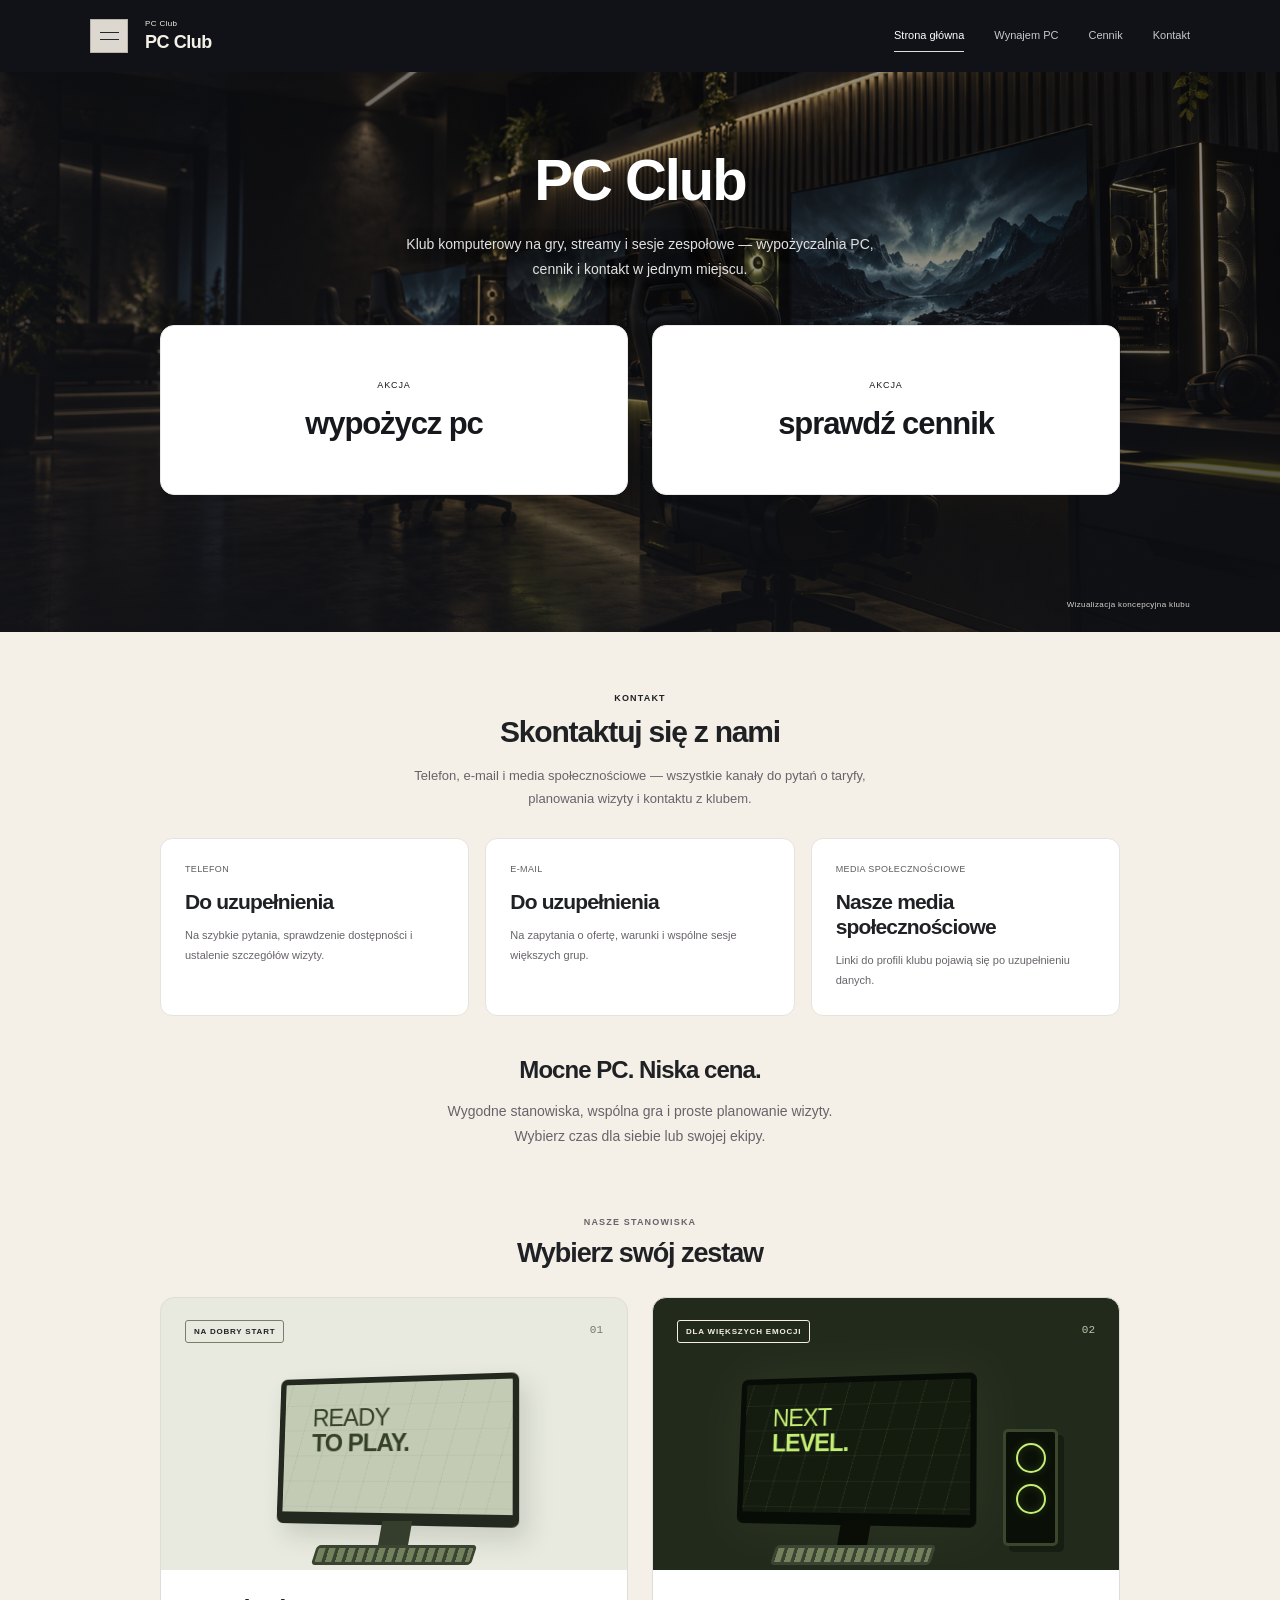
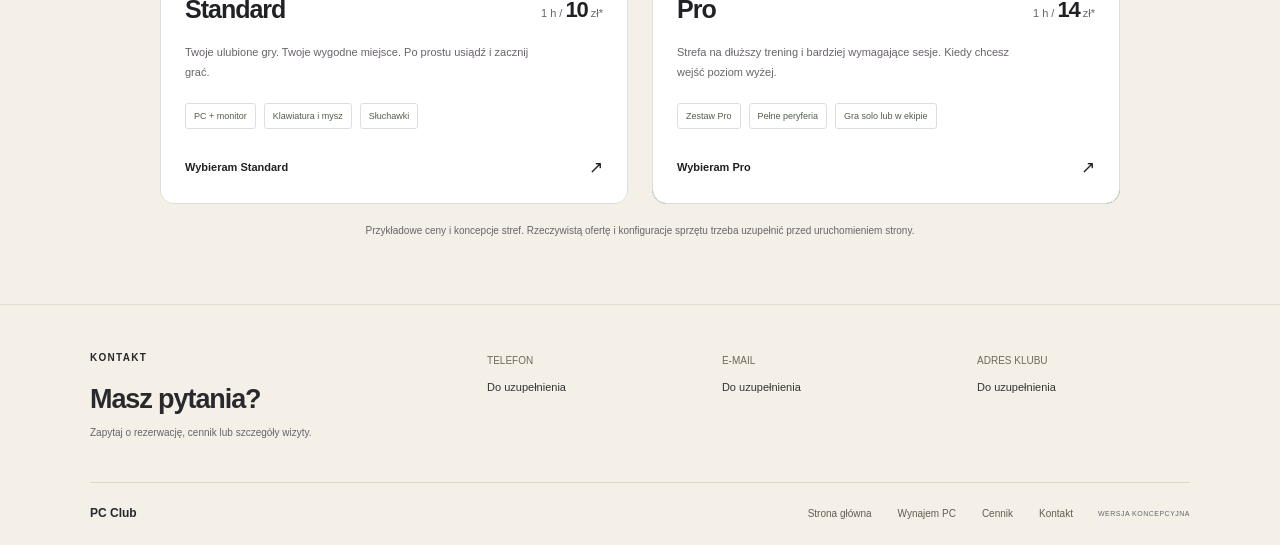
<file: PC-Club/index.html>
<!DOCTYPE html><html lang="pl"><head>
  <meta charset="utf-8">
  <meta name="viewport" content="width=device-width, initial-scale=1">
  <meta name="theme-color" content="#111217">
  <meta name="description" content="PC Club — koncepcja klubu gamingowego. Poznaj strefy gry, porównaj pakiety i zaplanuj sesję dla siebie lub swojej ekipy.">
  <title>PC Club — Twoje miejsce w grze</title>
  <link rel="icon" href="assets/favicon.svg" type="image/svg+xml">
  <link rel="stylesheet" href="style.css">
  <script src="app.js" defer=""></script>
<link rel="stylesheet" href="reference.css"><link rel="stylesheet" href="home-reference.css"></head>
<body class="reference-layout page-home">
  <a class="skip-link" href="#main">Przejdź do treści</a>
  <header class="site-header"><div class="container header-inner"><button class="menu-toggle" id="menu-toggle" aria-label="Otwórz menu" aria-controls="mobile-menu" aria-expanded="false"><span></span><span></span></button><a class="brand" href="index.html" aria-label="PC Club — strona główna"><span class="brand-name"><span>PC Club</span>PC Club</span></a><nav class="desktop-nav" aria-label="Nawigacja główna"><a href="index.html" aria-current="page">Strona główna</a><a href="wypozyczalnia.html">Wynajem PC</a><a href="cennik.html">Cennik</a><a href="kontakt.html">Kontakt</a></nav><nav class="mobile-menu" id="mobile-menu" aria-label="Menu rozwijane" hidden=""><span class="eyebrow">WYBIERZ STRONĘ</span><a href="index.html" aria-current="page">Strona główna <span aria-hidden="true">↗</span></a><a href="wypozyczalnia.html">Wynajem PC <span aria-hidden="true">↗</span></a><a href="cennik.html">Cennik <span aria-hidden="true">↗</span></a><a href="kontakt.html">Kontakt <span aria-hidden="true">↗</span></a><p>PC Club — czas na grę.</p></nav></div></header>
  <noscript><nav class="noscript-nav" aria-label="Nawigacja bez JavaScript"><a href="index.html">Strona główna</a><a href="wypozyczalnia.html">Wynajem PC</a><a href="cennik.html">Cennik</a><a href="kontakt.html">Kontakt</a></nav></noscript>
  <main id="main">
<section class="hero home-hero">
  <div class="hero-visual" role="img" aria-label="Koncepcyjna wizualizacja strefy gamingowej z komputerami"></div>
  <div class="container hero-inner"><div class="hero-copy"><h1>PC Club</h1><p>Klub komputerowy na gry, streamy i sesje zespołowe — wypożyczalnia PC,<br> cennik i kontakt w jednym miejscu.</p><div class="hero-actions"><a class="home-action-card" href="wypozyczalnia.html"><span>AKCJA</span><strong>wypożycz pc</strong></a><a class="home-action-card" href="cennik.html"><span>AKCJA</span><strong>sprawdź cennik</strong></a></div></div><span class="hero-photo-note">Wizualizacja koncepcyjna klubu</span></div>
</section>
<section class="home-contact" aria-labelledby="home-contact-title"><div class="container"><span class="eyebrow">KONTAKT</span><h2 id="home-contact-title">Skontaktuj się z nami</h2><p class="home-contact-intro">Telefon, e-mail i media społecznościowe — wszystkie kanały do pytań o taryfy,<br> planowania wizyty i kontaktu z klubem.</p><div class="home-contact-grid"><a class="home-contact-card" href="kontakt.html"><span>TELEFON</span><h3>Do uzupełnienia</h3><p>Na szybkie pytania, sprawdzenie dostępności i ustalenie szczegółów wizyty.</p></a><a class="home-contact-card" href="kontakt.html"><span>E-MAIL</span><h3>Do uzupełnienia</h3><p>Na zapytania o ofertę, warunki i wspólne sesje większych grup.</p></a><a class="home-contact-card" href="kontakt.html"><span>MEDIA SPOŁECZNOŚCIOWE</span><h3>Nasze media<br>społecznościowe</h3><p>Linki do profili klubu pojawią się po uzupełnieniu danych.</p></a></div><div class="club-description"><h2>Mocne PC. Niska cena.</h2><p>Wygodne stanowiska, wspólna gra i proste planowanie wizyty.<br>Wybierz czas dla siebie lub swojej ekipy.</p></div></div></section>
<section class="home-equipment" id="strefy" aria-labelledby="equipment-title"><div class="container"><div class="equipment-heading"><span class="eyebrow">NASZE STANOWISKA</span><h2 id="equipment-title">Wybierz swój zestaw</h2></div><div class="zone-grid">
        <article class="zone-card"><div class="zone-top"><span class="pill">NA DOBRY START</span><span class="zone-number">01</span></div><div class="hardware-art" aria-hidden="true"><div class="monitor"><div class="screen-grid"></div><span class="screen-label">READY<br><b>TO PLAY.</b></span></div><div class="monitor-stand"></div><div class="keyboard"></div></div><div class="zone-body"><div class="zone-title"><h3>Standard</h3><span>1 h / <strong>10</strong> zł*</span></div><p>Twoje ulubione gry. Twoje wygodne miejsce. Po prostu usiądź i zacznij grać.</p><div class="spec-list"><span>PC + monitor</span><span>Klawiatura i mysz</span><span>Słuchawki</span></div><a class="text-link" href="wypozyczalnia.html?zone=standard">Wybieram Standard <span aria-hidden="true">↗</span></a></div></article>
        <article class="zone-card zone-pro"><div class="zone-top"><span class="pill pill-lime">DLA WIĘKSZYCH EMOCJI</span><span class="zone-number">02</span></div><div class="hardware-art pro-art" aria-hidden="true"><div class="monitor"><div class="screen-grid"></div><span class="screen-label">NEXT<br><b>LEVEL.</b></span></div><div class="monitor-stand"></div><div class="keyboard"></div><div class="pc-tower"><span></span><span></span></div></div><div class="zone-body"><div class="zone-title"><h3>Pro</h3><span>1 h / <strong>14</strong> zł*</span></div><p>Strefa na dłuższy trening i bardziej wymagające sesje. Kiedy chcesz wejść poziom wyżej.</p><div class="spec-list"><span>Zestaw Pro</span><span>Pełne peryferia</span><span>Gra solo lub w ekipie</span></div><a class="text-link" href="wypozyczalnia.html?zone=pro">Wybieram Pro <span aria-hidden="true">↗</span></a></div></article>
      </div><p class="fine-print">Przykładowe ceny i koncepcje stref. Rzeczywistą ofertę i konfiguracje sprzętu trzeba uzupełnić przed uruchomieniem strony.</p></div></section>
</main>
  <footer class="site-footer"><div class="container"><div class="footer-contact-row"><div class="footer-question"><span class="eyebrow">KONTAKT</span><h2>Masz pytania?</h2><p>Zapytaj o rezerwację, cennik lub szczegóły wizyty.</p></div><div class="footer-contact"><span>TELEFON</span><strong>Do uzupełnienia</strong></div><div class="footer-contact"><span>E-MAIL</span><strong>Do uzupełnienia</strong></div><div class="footer-contact"><span>ADRES KLUBU</span><strong>Do uzupełnienia</strong></div></div><div class="footer-bottom"><a class="footer-brand" href="index.html">PC Club</a><nav aria-label="Nawigacja w stopce"><a href="index.html" aria-current="page">Strona główna</a><a href="wypozyczalnia.html">Wynajem PC</a><a href="cennik.html">Cennik</a><a href="kontakt.html">Kontakt</a></nav><span class="demo-label">WERSJA KONCEPCYJNA</span></div></div></footer>


</body></html>
</file>
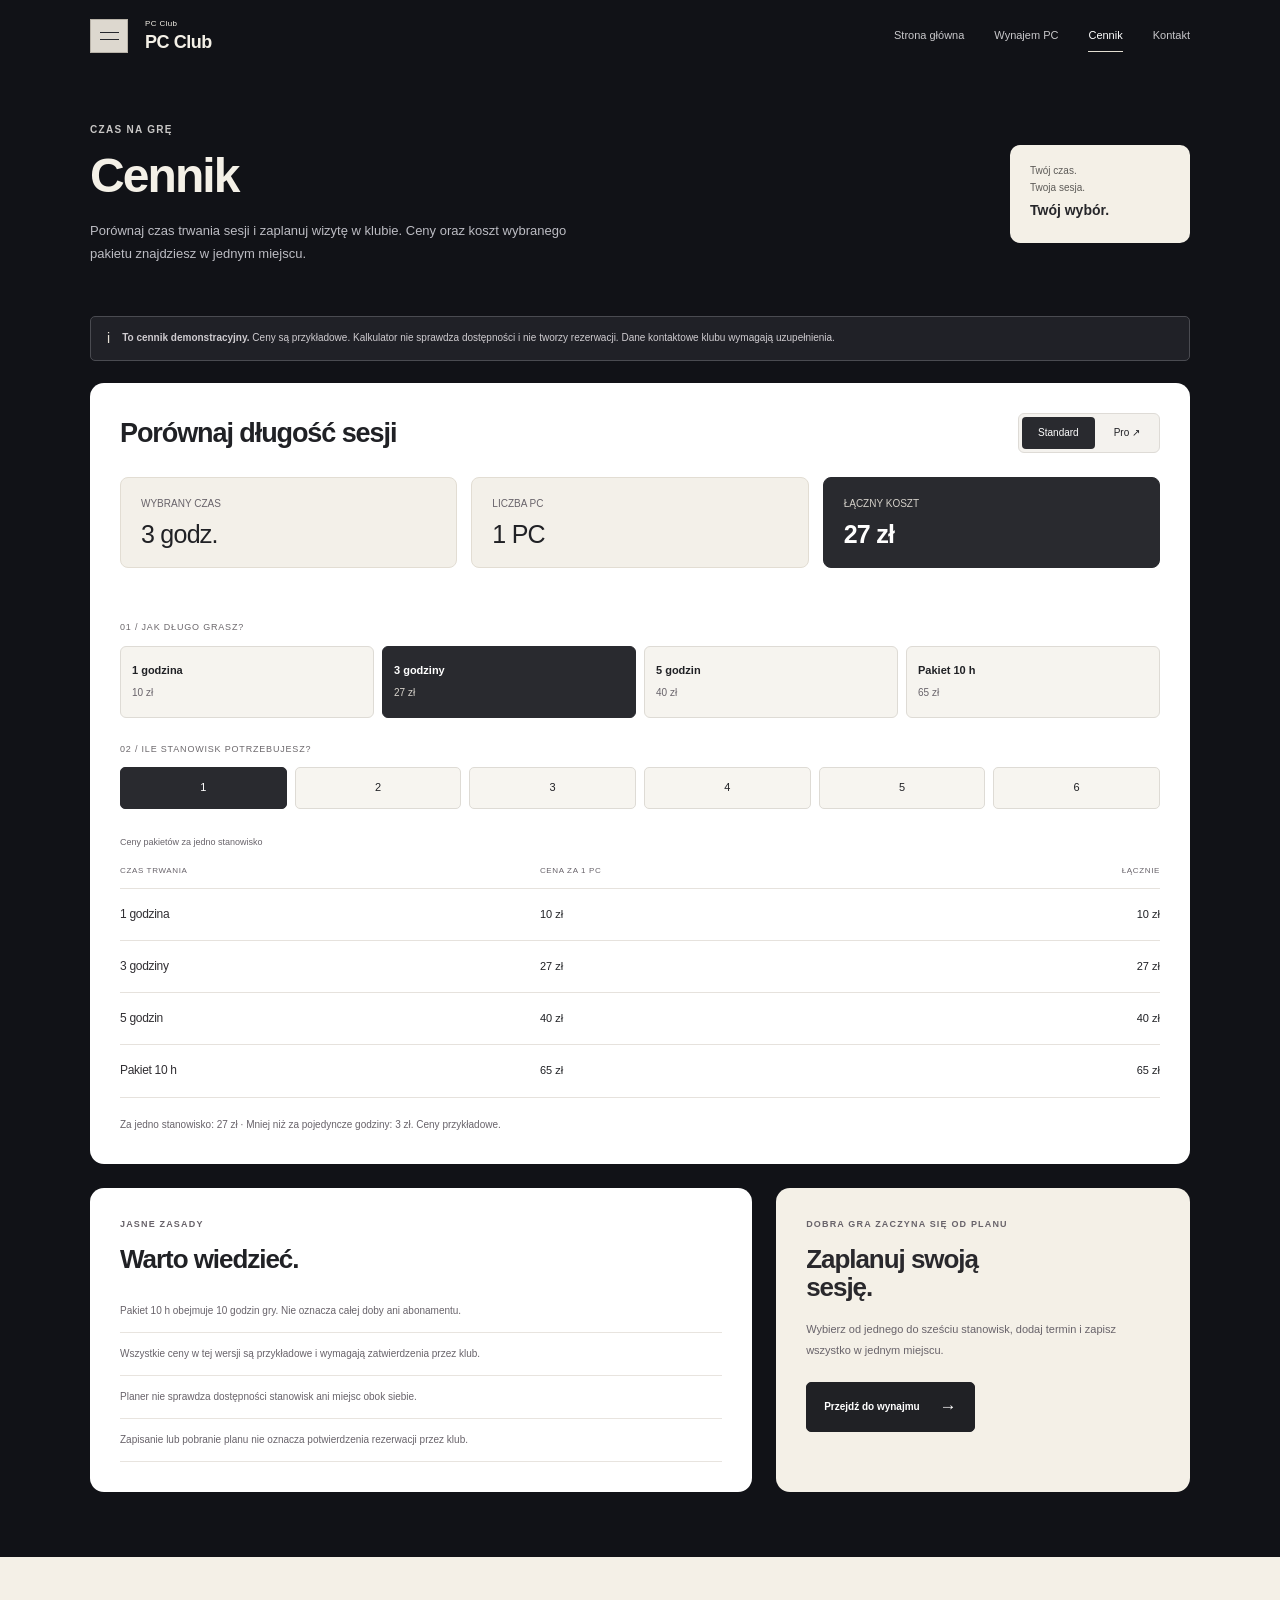
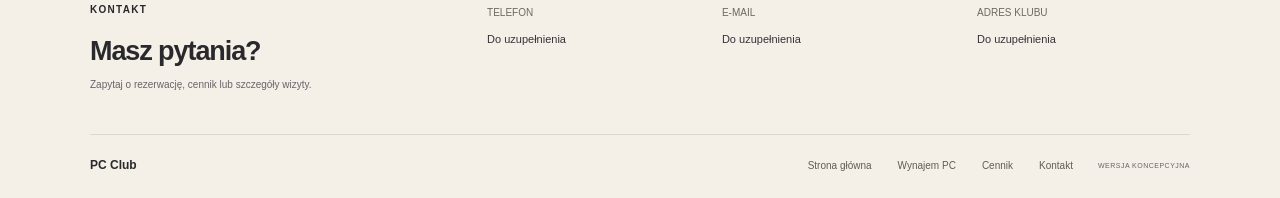
<file: PC-Club/cennik.html>
<!DOCTYPE html><html lang="pl"><head>
  <meta charset="utf-8">
  <meta name="viewport" content="width=device-width, initial-scale=1">
  <meta name="theme-color" content="#111217">
  <meta name="description" content="Porównaj przykładowe pakiety PC Club. Wybierz strefę Standard lub Pro, czas gry i liczbę stanowisk, aby obliczyć koszt sesji.">
  <title>Cennik — PC Club</title>
  <link rel="icon" href="assets/favicon.svg" type="image/svg+xml">
  <link rel="stylesheet" href="style.css">
  <script src="app.js" defer=""></script>
<link rel="stylesheet" href="reference.css"></head>
<body class="reference-layout page-price">
  <a class="skip-link" href="#main">Przejdź do treści</a>
  <header class="site-header"><div class="container header-inner"><button class="menu-toggle" id="menu-toggle" aria-label="Otwórz menu" aria-controls="mobile-menu" aria-expanded="false"><span></span><span></span></button><a class="brand" href="index.html" aria-label="PC Club — strona główna"><span class="brand-name"><span>PC Club</span>PC Club</span></a><nav class="desktop-nav" aria-label="Nawigacja główna"><a href="index.html">Strona główna</a><a href="wypozyczalnia.html">Wynajem PC</a><a href="cennik.html" aria-current="page">Cennik</a><a href="kontakt.html">Kontakt</a></nav><nav class="mobile-menu" id="mobile-menu" aria-label="Menu rozwijane" hidden=""><span class="eyebrow">WYBIERZ STRONĘ</span><a href="index.html">Strona główna <span aria-hidden="true">↗</span></a><a href="wypozyczalnia.html">Wynajem PC <span aria-hidden="true">↗</span></a><a href="cennik.html" aria-current="page">Cennik <span aria-hidden="true">↗</span></a><a href="kontakt.html">Kontakt <span aria-hidden="true">↗</span></a><p>PC Club — czas na grę.</p></nav></div></header>
  <noscript><nav class="noscript-nav" aria-label="Nawigacja bez JavaScript"><a href="index.html">Strona główna</a><a href="wypozyczalnia.html">Wynajem PC</a><a href="cennik.html">Cennik</a><a href="kontakt.html">Kontakt</a></nav></noscript>
  <main id="main">
    <section class="page-intro">
      <div class="container page-intro-inner">
        <div><span class="eyebrow">CZAS NA GRĘ</span><h1>Cennik</h1><p>Porównaj czas trwania sesji i zaplanuj wizytę w klubie. Ceny oraz koszt wybranego pakietu znajdziesz w jednym miejscu.</p></div>
        <div class="intro-note">Twój czas.<br>Twoja sesja.<br><strong>Twój wybór.</strong></div>
      </div>
    </section>
    <div class="container page-content">
      <div class="demo-notice"><span class="notice-icon" aria-hidden="true">i</span><p><strong>To cennik demonstracyjny.</strong> Ceny są przykładowe. Kalkulator nie sprawdza dostępności i nie tworzy rezerwacji. Dane kontaktowe klubu wymagają uzupełnienia.</p></div>
      <div class="panel" id="price-calculator"><div class="calculator-heading"><h2>Porównaj długość sesji</h2><div class="segmented" role="group" aria-label="Strefa gry"><button type="button" class="active" data-zone="standard" aria-pressed="true">Standard</button><button type="button" data-zone="pro" aria-pressed="false">Pro <span aria-hidden="true">↗</span></button></div></div><div class="price-overview" aria-label="Podsumowanie wybranego pakietu"><div class="overview-cell"><span>WYBRANY CZAS</span><strong><output id="calc-duration">3 godz.</output></strong></div><div class="overview-cell"><span>LICZBA PC</span><strong><output id="calc-quantity">1 PC</output></strong></div><div class="overview-cell overview-total"><span>ŁĄCZNY KOSZT</span><output id="calc-total" aria-live="polite" aria-label="Łączna cena">27 zł</output></div></div>
        <div class="calculator-layout">
          <div>
            
            <div class="control-group"><span class="control-label" id="duration-label">01 / Jak długo grasz?</span><div class="choice-grid" role="group" aria-labelledby="duration-label"><button type="button" class="choice-button" data-hours="1" aria-pressed="false"><strong>1 godzina</strong><span data-package-price="1">10 zł</span></button><button type="button" class="choice-button active" data-hours="3" aria-pressed="true"><strong>3 godziny</strong><span data-package-price="3">27 zł</span></button><button type="button" class="choice-button" data-hours="5" aria-pressed="false"><strong>5 godzin</strong><span data-package-price="5">40 zł</span></button><button type="button" class="choice-button" data-hours="10" aria-pressed="false"><strong>Pakiet 10 h</strong><span data-package-price="10">65 zł</span></button></div></div>
            <div class="control-group"><span class="control-label" id="quantity-label">02 / Ile stanowisk potrzebujesz?</span><div class="quantity-options" role="group" aria-labelledby="quantity-label"><button type="button" class="active" data-qty="1" aria-pressed="true" aria-label="1 stanowisko">1</button><button type="button" data-qty="2" aria-pressed="false" aria-label="2 stanowiska">2</button><button type="button" data-qty="3" aria-pressed="false" aria-label="3 stanowiska">3</button><button type="button" data-qty="4" aria-pressed="false" aria-label="4 stanowiska">4</button><button type="button" data-qty="5" aria-pressed="false" aria-label="5 stanowisk">5</button><button type="button" data-qty="6" aria-pressed="false" aria-label="6 stanowisk">6</button></div></div>
            <table class="price-table"><caption>Ceny pakietów za jedno stanowisko</caption><thead><tr><th scope="col">CZAS TRWANIA</th><th scope="col">CENA ZA 1 PC</th><th scope="col">ŁĄCZNIE</th></tr></thead><tbody><tr><th scope="row">1 godzina</th><td data-package-price="1">10 zł</td><td data-package-total="1">10 zł</td></tr><tr><th scope="row">3 godziny</th><td data-package-price="3">27 zł</td><td data-package-total="3">27 zł</td></tr><tr><th scope="row">5 godzin</th><td data-package-price="5">40 zł</td><td data-package-total="5">40 zł</td></tr><tr><th scope="row">Pakiet 10 h</th><td data-package-price="10">65 zł</td><td data-package-total="10">65 zł</td></tr></tbody></table><p class="calculator-footnote">Za jedno stanowisko: <output id="calc-per-seat">27 zł</output> · Mniej niż za pojedyncze godziny: <output id="calc-savings">3 zł</output>. Ceny przykładowe.</p>
          </div>
          
        </div>
      </div>
      <div class="price-lower">
        <section class="panel"><span class="eyebrow">JASNE ZASADY</span><h2>Warto wiedzieć.</h2><ul class="rules-list"><li>Pakiet 10 h obejmuje 10 godzin gry. Nie oznacza całej doby ani abonamentu.</li><li>Wszystkie ceny w tej wersji są przykładowe i wymagają zatwierdzenia przez klub.</li><li>Planer nie sprawdza dostępności stanowisk ani miejsc obok siebie.</li><li>Zapisanie lub pobranie planu nie oznacza potwierdzenia rezerwacji przez klub.</li></ul></section>
        <section class="panel dark-panel"><span class="eyebrow">DOBRA GRA ZACZYNA SIĘ OD PLANU</span><h2>Zaplanuj swoją<br>sesję.</h2><p>Wybierz od jednego do sześciu stanowisk, dodaj termin i zapisz wszystko w jednym miejscu.</p><a class="button button-lime" href="wypozyczalnia.html" id="calculator-booking">Przejdź do wynajmu <span aria-hidden="true">→</span></a></section>
      </div>
    </div>
  </main>
  <footer class="site-footer"><div class="container"><div class="footer-contact-row"><div class="footer-question"><span class="eyebrow">KONTAKT</span><h2>Masz pytania?</h2><p>Zapytaj o rezerwację, cennik lub szczegóły wizyty.</p></div><div class="footer-contact"><span>TELEFON</span><strong>Do uzupełnienia</strong></div><div class="footer-contact"><span>E-MAIL</span><strong>Do uzupełnienia</strong></div><div class="footer-contact"><span>ADRES KLUBU</span><strong>Do uzupełnienia</strong></div></div><div class="footer-bottom"><a class="footer-brand" href="index.html">PC Club</a><nav aria-label="Nawigacja w stopce"><a href="index.html">Strona główna</a><a href="wypozyczalnia.html">Wynajem PC</a><a href="cennik.html" aria-current="page">Cennik</a><a href="kontakt.html">Kontakt</a></nav><span class="demo-label">WERSJA KONCEPCYJNA</span></div></div></footer>


</body></html>
</file>
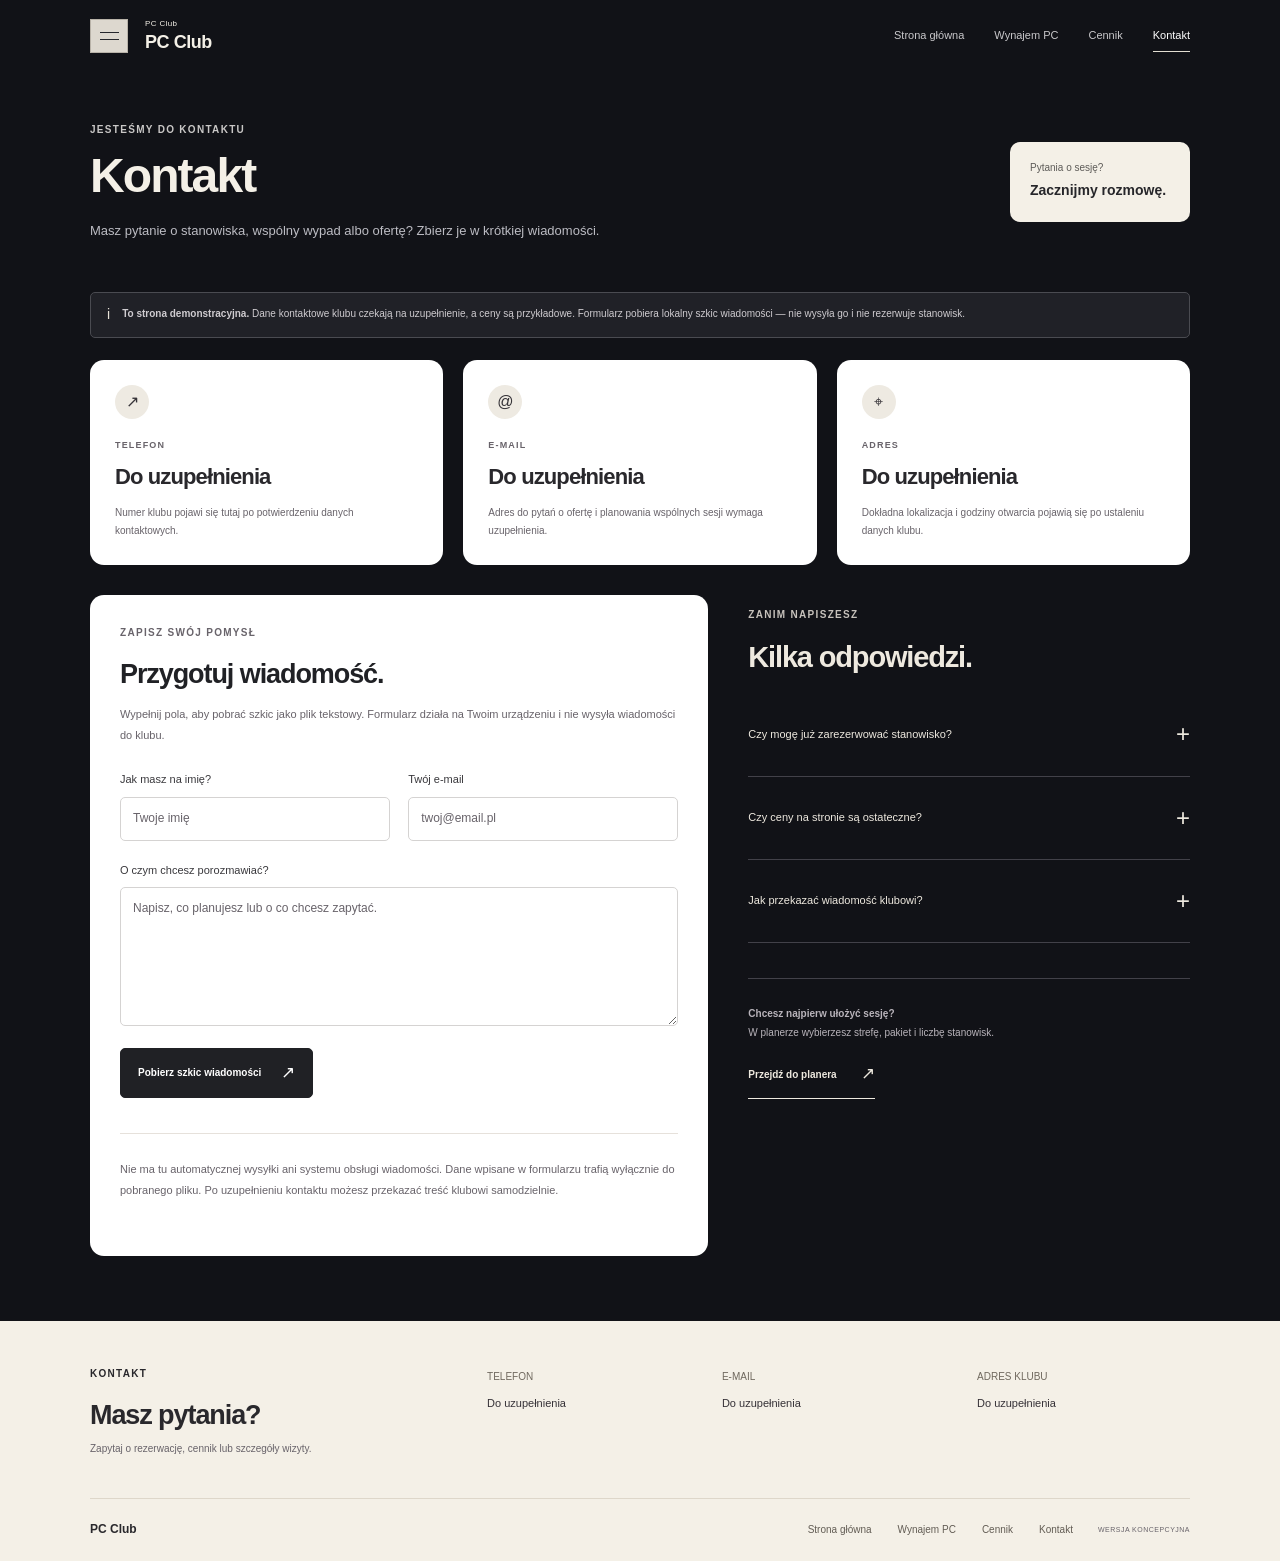
<file: PC-Club/kontakt.html>
<!DOCTYPE html><html lang="pl"><head>
  <meta charset="utf-8">
  <meta name="viewport" content="width=device-width, initial-scale=1">
  <meta name="theme-color" content="#111217">
  <meta name="description" content="Przygotuj lokalny szkic wiadomości do PC Club. Poznaj odpowiedzi na pytania o planer sesji i dane kontaktowe w wersji demonstracyjnej.">
  <title>Kontakt — PC Club</title>
  <link rel="icon" href="assets/favicon.svg" type="image/svg+xml">
  <link rel="stylesheet" href="style.css">
  <script src="app.js" defer=""></script>
<link rel="stylesheet" href="reference.css"></head>
<body class="reference-layout page-contact">
  <a class="skip-link" href="#main">Przejdź do treści</a>
  <header class="site-header"><div class="container header-inner"><button class="menu-toggle" id="menu-toggle" aria-label="Otwórz menu" aria-controls="mobile-menu" aria-expanded="false"><span></span><span></span></button><a class="brand" href="index.html" aria-label="PC Club — strona główna"><span class="brand-name"><span>PC Club</span>PC Club</span></a><nav class="desktop-nav" aria-label="Nawigacja główna"><a href="index.html">Strona główna</a><a href="wypozyczalnia.html">Wynajem PC</a><a href="cennik.html">Cennik</a><a href="kontakt.html" aria-current="page">Kontakt</a></nav><nav class="mobile-menu" id="mobile-menu" aria-label="Menu rozwijane" hidden=""><span class="eyebrow">WYBIERZ STRONĘ</span><a href="index.html">Strona główna <span aria-hidden="true">↗</span></a><a href="wypozyczalnia.html">Wynajem PC <span aria-hidden="true">↗</span></a><a href="cennik.html">Cennik <span aria-hidden="true">↗</span></a><a href="kontakt.html" aria-current="page">Kontakt <span aria-hidden="true">↗</span></a><p>PC Club — czas na grę.</p></nav></div></header>
  <noscript><nav class="noscript-nav" aria-label="Nawigacja bez JavaScript"><a href="index.html">Strona główna</a><a href="wypozyczalnia.html">Wynajem PC</a><a href="cennik.html">Cennik</a><a href="kontakt.html">Kontakt</a></nav></noscript>
  <main id="main">
    <section class="page-intro">
      <div class="container page-intro-inner">
        <div><span class="eyebrow">JESTEŚMY DO KONTAKTU</span><h1>Kontakt</h1><p>Masz pytanie o stanowiska, wspólny wypad albo ofertę? Zbierz je w krótkiej wiadomości.</p></div>
        <div class="intro-note">Pytania o sesję?<br><strong>Zacznijmy rozmowę.</strong></div>
      </div>
    </section>
    <div class="container page-content">
      <div class="demo-notice"><span class="notice-icon" aria-hidden="true">i</span><p><strong>To strona demonstracyjna.</strong> Dane kontaktowe klubu czekają na uzupełnienie, a ceny są przykładowe. Formularz pobiera lokalny szkic wiadomości — nie wysyła go i nie rezerwuje stanowisk.</p></div>
      <div class="contact-cards">
        <article class="contact-card"><span class="contact-icon" aria-hidden="true">↗</span><span class="eyebrow">TELEFON</span><h2>Do uzupełnienia</h2><p>Numer klubu pojawi się tutaj po potwierdzeniu danych kontaktowych.</p></article>
        <article class="contact-card"><span class="contact-icon" aria-hidden="true">@</span><span class="eyebrow">E-MAIL</span><h2>Do uzupełnienia</h2><p>Adres do pytań o ofertę i planowania wspólnych sesji wymaga uzupełnienia.</p></article>
        <article class="contact-card"><span class="contact-icon" aria-hidden="true">⌖</span><span class="eyebrow">ADRES</span><h2>Do uzupełnienia</h2><p>Dokładna lokalizacja i godziny otwarcia pojawią się po ustaleniu danych klubu.</p></article>
      </div>
      <div class="contact-layout">
        <section class="panel"><span class="eyebrow">ZAPISZ SWÓJ POMYSŁ</span><h2>Przygotuj wiadomość.</h2><p>Wypełnij pola, aby pobrać szkic jako plik tekstowy. Formularz działa na Twoim urządzeniu i nie wysyła wiadomości do klubu.</p><form class="contact-form" id="contact-form"><div class="form-grid"><div class="form-field"><label for="contact-name">Jak masz na imię?</label><input id="contact-name" name="name" type="text" required="" autocomplete="name" maxlength="80" placeholder="Twoje imię"></div><div class="form-field"><label for="contact-email">Twój e-mail</label><input id="contact-email" name="email" type="email" required="" autocomplete="email" maxlength="160" placeholder="twoj@email.pl"></div><div class="form-field full-width"><label for="contact-message">O czym chcesz porozmawiać?</label><textarea id="contact-message" name="message" rows="6" required="" maxlength="2000" placeholder="Napisz, co planujesz lub o co chcesz zapytać."></textarea></div></div><button class="button button-dark" type="submit" data-js-enabled="" disabled="">Pobierz szkic wiadomości <span aria-hidden="true">↗</span></button><p class="form-status" id="contact-status" role="status" hidden=""></p></form><p class="contact-note">Nie ma tu automatycznej wysyłki ani systemu obsługi wiadomości. Dane wpisane w formularzu trafią wyłącznie do pobranego pliku. Po uzupełnieniu kontaktu możesz przekazać treść klubowi samodzielnie.</p></section>
        <aside class="contact-aside"><span class="eyebrow">ZANIM NAPISZESZ</span><h2>Kilka odpowiedzi.</h2><div class="faq-list"><details><summary>Czy mogę już zarezerwować stanowisko?<span aria-hidden="true">+</span></summary><p>Możesz przygotować i pobrać lokalny plan wizyty. Ta wersja nie łączy się z klubem i nie sprawdza dostępności. Termin wymaga osobnego potwierdzenia.</p></details><details><summary>Czy ceny na stronie są ostateczne?<span aria-hidden="true">+</span></summary><p>Nie. To przykładowy cennik pokazujący działanie strony. Przed publikacją należy uzupełnić ofertę, konfiguracje sprzętu i ceny zatwierdzone przez klub.</p></details><details><summary>Jak przekazać wiadomość klubowi?<span aria-hidden="true">+</span></summary><p>Gdy prawdziwe dane kontaktowe zostaną uzupełnione, skorzystasz z podanego telefonu lub adresu e-mail. Do tego czasu możesz pobrać szkic i zachować go na swoim urządzeniu.</p></details></div><div class="contact-note"><strong>Chcesz najpierw ułożyć sesję?</strong><p>W planerze wybierzesz strefę, pakiet i liczbę stanowisk.</p><a class="text-link" href="wypozyczalnia.html">Przejdź do planera <span aria-hidden="true">↗</span></a></div></aside>
      </div>
    </div>
  </main>
  <footer class="site-footer"><div class="container"><div class="footer-contact-row"><div class="footer-question"><span class="eyebrow">KONTAKT</span><h2>Masz pytania?</h2><p>Zapytaj o rezerwację, cennik lub szczegóły wizyty.</p></div><div class="footer-contact"><span>TELEFON</span><strong>Do uzupełnienia</strong></div><div class="footer-contact"><span>E-MAIL</span><strong>Do uzupełnienia</strong></div><div class="footer-contact"><span>ADRES KLUBU</span><strong>Do uzupełnienia</strong></div></div><div class="footer-bottom"><a class="footer-brand" href="index.html">PC Club</a><nav aria-label="Nawigacja w stopce"><a href="index.html">Strona główna</a><a href="wypozyczalnia.html">Wynajem PC</a><a href="cennik.html">Cennik</a><a href="kontakt.html" aria-current="page">Kontakt</a></nav><span class="demo-label">WERSJA KONCEPCYJNA</span></div></div></footer>


</body></html>
</file>
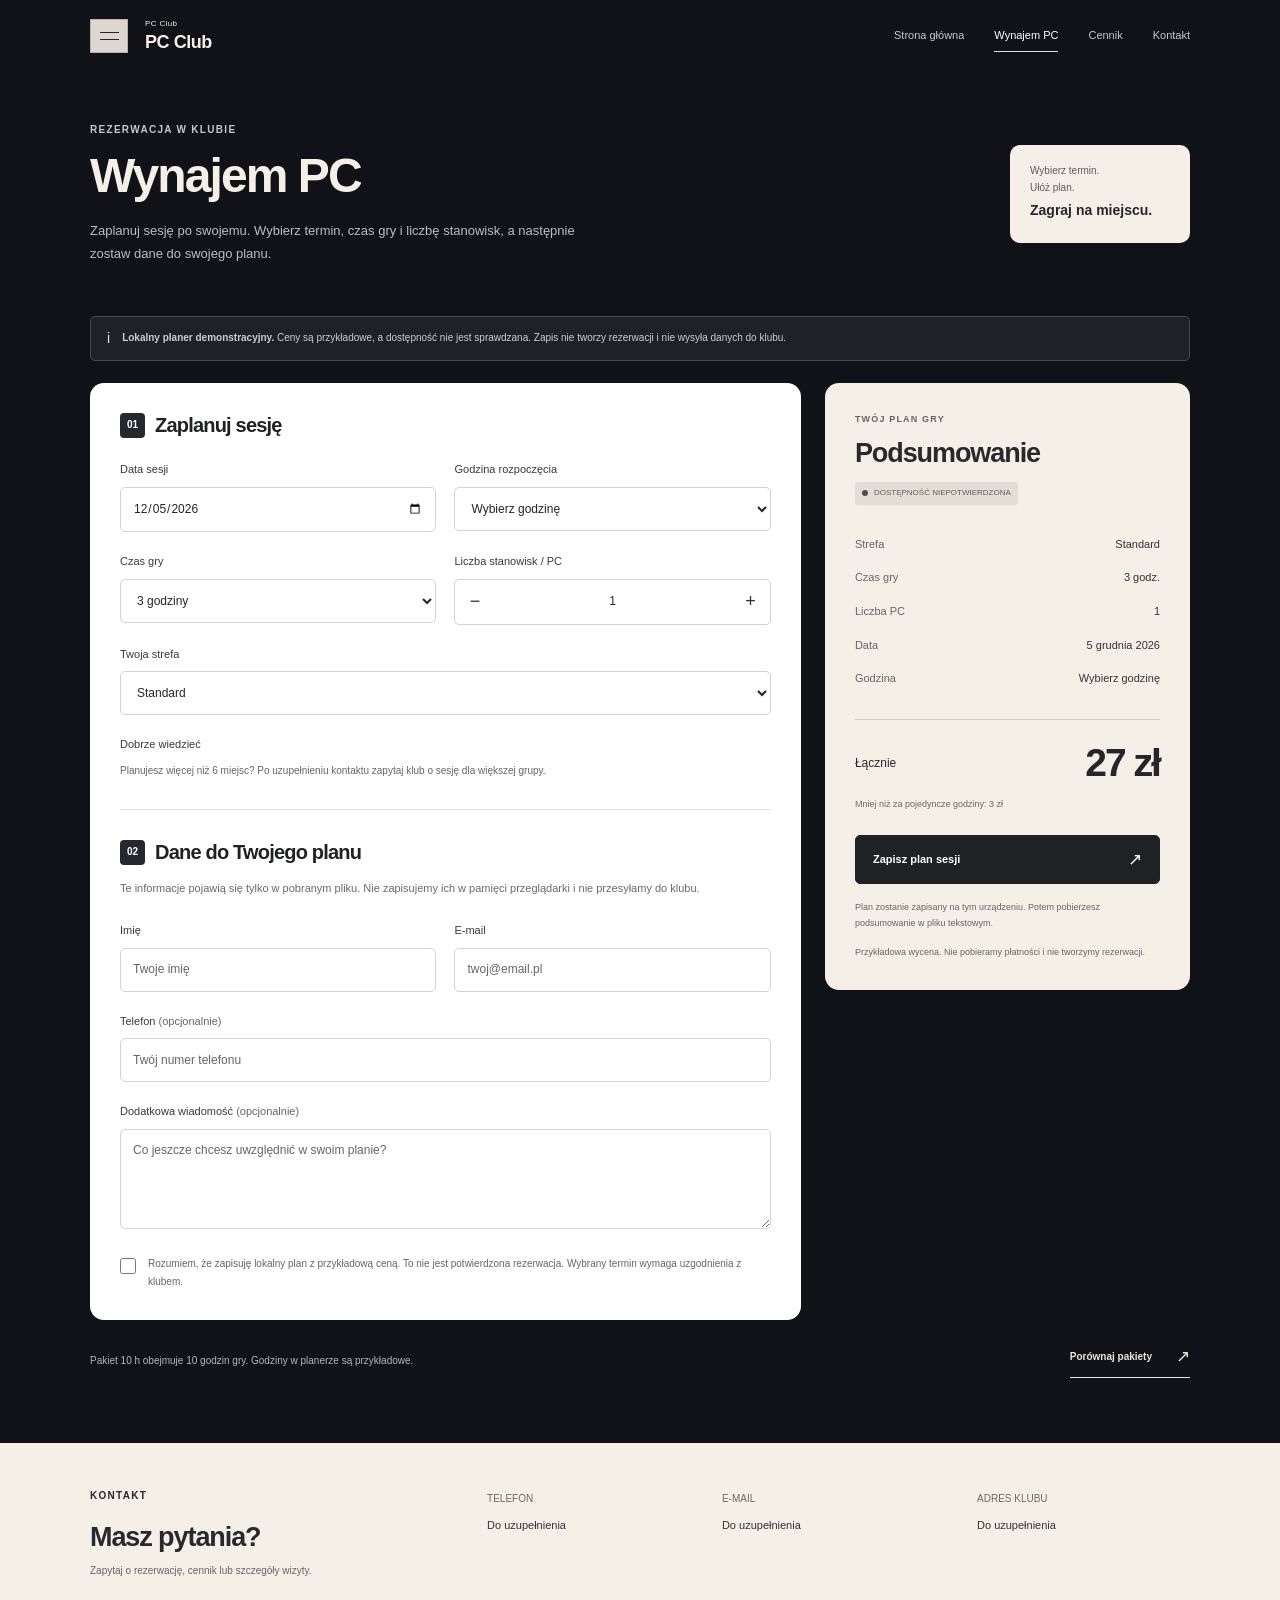
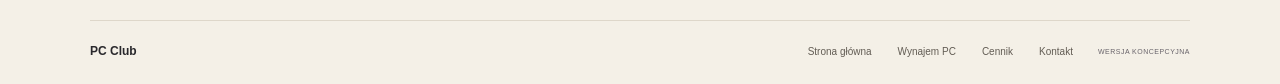
<file: PC-Club/wypozyczalnia.html>
<!DOCTYPE html><html lang="pl"><head>
  <meta charset="utf-8">
  <meta name="viewport" content="width=device-width, initial-scale=1">
  <meta name="theme-color" content="#111217">
  <meta name="description" content="Zaplanuj wizytę w PC Club. Wybierz strefę, datę, czas gry i liczbę stanowisk. Przykładowy koszt zobaczysz od razu.">
  <title>Wynajem PC — zaplanuj sesję | PC Club</title>
  <link rel="icon" href="assets/favicon.svg" type="image/svg+xml">
  <link rel="stylesheet" href="style.css">
  <script src="app.js" defer=""></script>
<link rel="stylesheet" href="reference.css"></head>
<body class="reference-layout page-booking">
  <a class="skip-link" href="#main">Przejdź do treści</a>
  <header class="site-header"><div class="container header-inner"><button class="menu-toggle" id="menu-toggle" aria-label="Otwórz menu" aria-controls="mobile-menu" aria-expanded="false"><span></span><span></span></button><a class="brand" href="index.html" aria-label="PC Club — strona główna"><span class="brand-name"><span>PC Club</span>PC Club</span></a><nav class="desktop-nav" aria-label="Nawigacja główna"><a href="index.html">Strona główna</a><a href="wypozyczalnia.html" aria-current="page">Wynajem PC</a><a href="cennik.html">Cennik</a><a href="kontakt.html">Kontakt</a></nav><nav class="mobile-menu" id="mobile-menu" aria-label="Menu rozwijane" hidden=""><span class="eyebrow">WYBIERZ STRONĘ</span><a href="index.html">Strona główna <span aria-hidden="true">↗</span></a><a href="wypozyczalnia.html" aria-current="page">Wynajem PC <span aria-hidden="true">↗</span></a><a href="cennik.html">Cennik <span aria-hidden="true">↗</span></a><a href="kontakt.html">Kontakt <span aria-hidden="true">↗</span></a><p>PC Club — czas na grę.</p></nav></div></header>
  <noscript><nav class="noscript-nav" aria-label="Nawigacja bez JavaScript"><a href="index.html">Strona główna</a><a href="wypozyczalnia.html">Wynajem PC</a><a href="cennik.html">Cennik</a><a href="kontakt.html">Kontakt</a></nav></noscript>
  <main id="main">
    <section class="page-intro"><div class="container page-intro-inner"><div><span class="eyebrow">REZERWACJA W KLUBIE</span><h1>Wynajem PC</h1><p>Zaplanuj sesję po swojemu. Wybierz termin, czas gry i liczbę stanowisk, a następnie zostaw dane do swojego planu.</p></div><div class="intro-note">Wybierz termin.<br>Ułóż plan.<br><strong>Zagraj na miejscu.</strong></div></div></section>
    <div class="container page-content">
      <div class="demo-notice" id="demo-description"><span class="notice-icon" aria-hidden="true">i</span><p><strong>Lokalny planer demonstracyjny.</strong> Ceny są przykładowe, a dostępność nie jest sprawdzana. Zapis nie tworzy rezerwacji i nie wysyła danych do klubu.</p></div>
      <noscript><p class="demo-notice">Włącz JavaScript, aby korzystać z planera. Bez niego możesz przeglądać informacje na stronie.</p></noscript>
      <form class="booking-layout" id="booking-form" aria-describedby="demo-description">
        <section class="panel">
          <h2 class="panel-title"><span class="step-badge">01</span>Zaplanuj sesję</h2>
          <div class="form-grid">
            
            
            
            
            
            
          <div class="form-field"><label for="date">Data sesji</label><input id="date" name="date" type="date" required=""></div><div class="form-field"><label for="time">Godzina rozpoczęcia</label><select id="time" name="time" required=""><option value="">Wybierz godzinę</option><option value="10:00">10:00</option><option value="11:00">11:00</option><option value="12:00">12:00</option><option value="13:00">13:00</option><option value="14:00">14:00</option><option value="15:00">15:00</option><option value="16:00">16:00</option><option value="17:00">17:00</option><option value="18:00">18:00</option><option value="19:00">19:00</option><option value="20:00">20:00</option><option value="21:00">21:00</option><option value="22:00">22:00</option><option value="23:00">23:00</option></select></div><div class="form-field"><label for="duration">Czas gry</label><select id="duration" name="duration" required=""><option value="1">1 godzina</option><option value="3" selected="">3 godziny</option><option value="5">5 godzin</option><option value="10">Pakiet 10 godzin</option></select></div><div class="form-field"><label for="quantity">Liczba stanowisk / PC</label><div class="quantity-control"><button id="quantity-minus" type="button" aria-label="Mniej stanowisk">−</button><input id="quantity" name="quantity" type="number" inputmode="numeric" min="1" max="6" step="1" value="1" required=""><button id="quantity-plus" type="button" aria-label="Więcej stanowisk">+</button></div></div><div class="form-field full-width"><label for="zone">Twoja strefa</label><select id="zone" name="zone" required=""><option value="standard">Standard</option><option value="pro">Pro</option></select></div><div class="form-field full-width"><span class="field-label">Dobrze wiedzieć</span><p class="field-hint">Planujesz więcej niż 6 miejsc? Po uzupełnieniu kontaktu zapytaj klub o sesję dla większej grupy.</p></div></div>
          <div class="form-divider"></div>
          <h2 class="panel-title"><span class="step-badge">02</span>Dane do Twojego planu</h2>
          <p class="panel-description">Te informacje pojawią się tylko w pobranym pliku. Nie zapisujemy ich w pamięci przeglądarki i nie przesyłamy do klubu.</p>
          <div class="form-grid">
            <div class="form-field"><label for="name">Imię</label><input id="name" name="name" type="text" autocomplete="name" maxlength="80" placeholder="Twoje imię" required=""></div>
            <div class="form-field"><label for="email">E-mail</label><input id="email" name="email" type="email" autocomplete="email" maxlength="160" placeholder="twoj@email.pl" required=""></div>
            <div class="form-field full-width"><label for="phone">Telefon <span>(opcjonalnie)</span></label><input id="phone" name="phone" type="tel" autocomplete="tel" maxlength="30" placeholder="Twój numer telefonu"></div>
            <div class="form-field full-width"><label for="message">Dodatkowa wiadomość <span>(opcjonalnie)</span></label><textarea id="message" name="message" rows="3" maxlength="2000" placeholder="Co jeszcze chcesz uwzględnić w swoim planie?"></textarea></div>
          </div>
          <label class="checkbox-label" for="acknowledge"><input id="acknowledge" name="acknowledge" type="checkbox" required=""><span>Rozumiem, że zapisuję lokalny plan z przykładową ceną. To nie jest potwierdzona rezerwacja. Wybrany termin wymaga uzgodnienia z klubem.</span></label>
        </section>
        <aside class="panel summary-panel" aria-label="Podsumowanie planu">
          <span class="eyebrow">TWÓJ PLAN GRY</span><h2>Podsumowanie</h2><span class="summary-status"><span class="status-dot" aria-hidden="true"></span> DOSTĘPNOŚĆ NIEPOTWIERDZONA</span>
          <dl class="summary-list"><div class="summary-row"><dt>Strefa</dt><dd id="summary-zone">Standard</dd></div><div class="summary-row"><dt>Czas gry</dt><dd id="summary-duration">3 godz.</dd></div><div class="summary-row"><dt>Liczba PC</dt><dd id="summary-quantity">1</dd></div><div class="summary-row"><dt>Data</dt><dd id="summary-date">Wybierz datę</dd></div><div class="summary-row"><dt>Godzina</dt><dd id="summary-time">Wybierz godzinę</dd></div></dl>
          <div class="summary-total"><span>Łącznie</span><output id="summary-total" aria-live="polite" aria-label="Łączny koszt planu">27 zł</output></div><p class="summary-saving">Mniej niż za pojedyncze godziny: <output id="summary-savings">3 zł</output></p>
          <button class="button button-lime" type="submit" data-js-enabled="" disabled="">Zapisz plan sesji <span aria-hidden="true">↗</span></button><p class="summary-footnote">Plan zostanie zapisany na tym urządzeniu. Potem pobierzesz podsumowanie w pliku tekstowym.</p><p class="fine-print">Przykładowa wycena. Nie pobieramy płatności i nie tworzymy rezerwacji.</p>
        </aside>
      </form>
      <section class="panel success-panel" id="booking-success" aria-labelledby="success-title" hidden=""><span class="eyebrow">PLAN GOTOWY</span><h2 id="success-title">Pierwszy krok za Tobą.</h2><p id="success-text"></p><div class="success-actions"><button class="button button-dark" id="download-plan" type="button">Pobierz podsumowanie <span aria-hidden="true">↓</span></button><button class="button button-outline" id="edit-plan" type="button">Edytuj plan <span aria-hidden="true">↗</span></button></div></section>
      <div class="booking-bottom"><p>Pakiet 10 h obejmuje 10 godzin gry. Godziny w planerze są przykładowe.</p><a class="text-link" href="cennik.html">Porównaj pakiety <span aria-hidden="true">↗</span></a></div>
    </div>
  </main>
  <footer class="site-footer"><div class="container"><div class="footer-contact-row"><div class="footer-question"><span class="eyebrow">KONTAKT</span><h2>Masz pytania?</h2><p>Zapytaj o rezerwację, cennik lub szczegóły wizyty.</p></div><div class="footer-contact"><span>TELEFON</span><strong>Do uzupełnienia</strong></div><div class="footer-contact"><span>E-MAIL</span><strong>Do uzupełnienia</strong></div><div class="footer-contact"><span>ADRES KLUBU</span><strong>Do uzupełnienia</strong></div></div><div class="footer-bottom"><a class="footer-brand" href="index.html">PC Club</a><nav aria-label="Nawigacja w stopce"><a href="index.html">Strona główna</a><a href="wypozyczalnia.html" aria-current="page">Wynajem PC</a><a href="cennik.html">Cennik</a><a href="kontakt.html">Kontakt</a></nav><span class="demo-label">WERSJA KONCEPCYJNA</span></div></div></footer>


</body></html>
</file>
<file: PC-Club/style.css>
@charset "UTF-8";
:root {
  --ink:#151814;
  --muted:#62665e;
  --paper:#f3f3ed;
  --white:#fff;
  --line:#dcdfd4;
  --dark:#111410;
  --lime:#c5ef74;
  --radius:10px;
  --max:1160px
}

*,*::before,*::after {
  box-sizing:border-box
}

html {
  scroll-behavior:smooth;
  scroll-padding-top:100px
}

body {
  margin:0;
  background:var(--paper);
  color:var(--ink);
  font-family:"Segoe UI",Arial,sans-serif;
  font-size:16px;
  line-height:1.6;
  -webkit-font-smoothing:antialiased
}

a {
  color:inherit;
  text-decoration:none
}

button,input,select,textarea {
  font:inherit
}

button,a,input,select,textarea,summary {
  -webkit-tap-highlight-color:transparent
}

button {
  cursor:pointer
}

img {
  display:block;
  max-width:100%
}

h1,h2,h3,p {
  margin:0
}

h1,h2,h3 {
  line-height:1.08;
  letter-spacing:-.055em
}

h2 {
  font-size:clamp(34px,4vw,52px);
  font-weight:750
}

h3 {
  font-size:25px
}

button {
  color:inherit
}

button:disabled {
  cursor:not-allowed;
  opacity:.45
}

a,button,input,select,textarea,summary {
  outline-offset:5px
}

a:focus-visible,button:focus-visible,summary:focus-visible {
  outline:3px solid #688e2a
}

input:focus-visible,select:focus-visible,textarea:focus-visible {
  outline:2px solid #688e2a;
  outline-offset:2px
}

[hidden] {
  display:none!important
}

.container {
  width:min(var(--max),calc(100% - 80px));
  margin-inline:auto
}

.section {
  padding-block:100px
}

.eyebrow {
  display:block;
  font-size:10px;
  line-height:1.5;
  font-weight:750;
  letter-spacing:.17em;
  margin-bottom:20px;
  text-transform:uppercase
}

.fine-print {
  font-size:12px;
  line-height:1.7;
  color:var(--muted);
  margin-top:20px
}

.skip-link {
  position:fixed;
  top:10px;
  left:20px;
  transform:translateY(-180%);
  z-index:100;
  background:var(--lime);
  padding:12px 20px;
  font-weight:700
}

.skip-link:focus {
  transform:translateY(0)
}

.site-header {
  position:relative;
  z-index:30;
  background:var(--paper);
  border-bottom:1px solid var(--line)
}

.header-inner {
  display:flex;
  align-items:center;
  gap:30px;
  height:90px;
  position:relative
}

.brand {
  display:inline-flex;
  align-items:center;
  gap:12px;
  flex-shrink:0
}

.brand-mark {
  display:flex;
  align-items:center;
  justify-content:center;
  gap:0;
  background:var(--ink);
  width:43px;
  height:43px;
  border-radius:7px;
  font-family:Arial,sans-serif;
  color:var(--lime);
  font-weight:900;
  font-size:32px;
  letter-spacing:-5px;
  padding-right:6px;
  line-height:1
}

.brand-mark span {
  margin-top:-4px
}

.brand-name {
  font-size:18px;
  line-height:1.2;
  letter-spacing:-.04em;
  font-weight:850
}

.brand-name>span {
  display:block;
  font-size:7px;
  letter-spacing:.19em;
  font-weight:650;
  margin-top:5px
}

.desktop-nav {
  display:flex;
  gap:28px;
  align-items:center;
  margin-left:auto;
  font-size:12px;
  font-weight:600
}

.desktop-nav a {
  position:relative;
  padding-block:12px;
  color:var(--muted)
}

.desktop-nav a:hover,.desktop-nav a[aria-current=page] {
  color:var(--ink)
}

.desktop-nav a[aria-current=page]::after {
  content:"";
  position:absolute;
  bottom:0;
  left:0;
  width:15px;
  height:3px;
  background:var(--ink)
}

.header-actions {
  display:flex;
  align-items:center;
  gap:18px
}

.button {
  display:inline-flex;
  align-items:center;
  justify-content:space-between;
  gap:35px;
  min-height:54px;
  border:1px solid transparent;
  padding:14px 23px;
  border-radius:5px;
  font-size:13px;
  line-height:1.4;
  font-weight:700;
  transition:background .18s,transform .18s
}

.button:hover {
  transform:translateY(-2px)
}

.button-lime {
  background:var(--lime);
  color:var(--ink)
}

.button-lime:hover {
  background:#d2fa89
}

.button-dark {
  background:var(--ink);
  color:var(--paper)
}

.button-dark:hover {
  background:#30372a
}

.button-outline {
  border-color:var(--line);
  background:transparent
}

.button-small {
  min-height:40px;
  padding:10px 16px;
  gap:24px;
  font-size:11px
}

.button>span,.text-link>span {
  font-size:20px;
  font-weight:400
}

.menu-toggle {
  background:none;
  border:0;
  width:35px;
  height:40px;
  display:flex;
  flex-direction:column;
  align-items:center;
  justify-content:center;
  gap:6px
}

.menu-toggle>span {
  height:2px;
  width:20px;
  background:var(--ink);
  transition:transform .2s
}

.menu-toggle[aria-expanded=true]>span:first-child {
  transform:translateY(4px) rotate(45deg)
}

.menu-toggle[aria-expanded=true]>span:last-child {
  transform:translateY(-4px) rotate(-45deg)
}

.mobile-menu {
  position:absolute;
  top:78px;
  right:0;
  width:330px;
  padding:30px;
  background:var(--ink);
  color:var(--paper);
  border-radius:8px;
  box-shadow:0 15px 45px #11141030
}

.mobile-menu .eyebrow {
  color:#b6bdb0;
  font-size:9px
}

.mobile-menu>a {
  display:flex;
  justify-content:space-between;
  align-items:center;
  padding:15px 0;
  border-bottom:1px solid #ffffff24;
  font-size:18px;
  font-weight:650;
  letter-spacing:-.025em
}

.mobile-menu>a:hover,.mobile-menu>a[aria-current=page] {
  color:var(--lime)
}

.mobile-menu>p {
  font-size:11px;
  color:#a5ad9e;
  margin-top:30px
}

.text-link {
  display:inline-flex;
  align-items:center;
  justify-content:space-between;
  gap:24px;
  font-size:12px;
  font-weight:700;
  border-bottom:1px solid var(--ink);
  padding-bottom:7px
}

.text-link:hover {
  color:#577525
}

.text-link.light {
  color:var(--paper);
  border-color:#a6aa9b
}

.text-link.light:hover {
  color:var(--lime)
}

.hero {
  position:relative;
  background:var(--dark);
  color:var(--paper);
  min-height:670px;
  overflow:hidden
}

.hero-visual {
  position:absolute;
  inset:0 0 0 31%;
  background:#1c251a url("assets/gaming-lounge.png") center/cover no-repeat
}

.hero-visual::after {
  content:"";
  position:absolute;
  inset:0;
  background:linear-gradient(90deg,#111410 0%,#111410da 10%,#11141055 40%,#11141005 80%),linear-gradient(0deg,#1114109a,transparent 30%)
}

.hero-inner {
  position:relative;
  min-height:670px;
  display:flex;
  align-items:center
}

.hero-copy {
  width:56%;
  padding:72px 0 100px
}

.hero-kicker {
  display:flex;
  align-items:center;
  gap:9px;
  font-size:10px;
  font-weight:650;
  letter-spacing:.17em;
  color:#d6ddcf;
  margin-bottom:28px
}

.status-dot {
  width:6px;
  height:6px;
  flex-shrink:0;
  background:var(--lime);
  border-radius:100%;
  box-shadow:0 0 0 4px #c5ef7416
}

h1 {
  font-size:clamp(56px,6.9vw,92px);
  font-weight:760;
  line-height:1.02
}

.hero h1 em {
  font-style:normal;
  color:var(--lime)
}

.hero-copy>p {
  max-width:365px;
  color:#b9c0b3;
  font-size:14px;
  line-height:1.8;
  margin-top:26px
}

.hero-actions {
  display:flex;
  align-items:center;
  gap:28px;
  margin-top:34px
}

.hero-tags {
  display:flex;
  gap:20px;
  margin-top:46px;
  font-size:8px;
  font-weight:650;
  letter-spacing:.13em;
  color:#b8bfb1
}

.hero-tags>span+span::before {
  content:"+";
  margin-right:20px;
  color:var(--lime)
}

.hero-caption {
  position:absolute;
  right:0;
  bottom:70px;
  display:flex;
  gap:14px;
  align-items:center;
  font-size:11px;
  line-height:1.7;
  letter-spacing:.06em
}

.crosshair {
  font-size:45px;
  font-weight:200;
  color:var(--lime);
  line-height:1
}

.hero-caption strong {
  font-weight:750
}

.image-note {
  position:absolute;
  right:0;
  top:80px;
  white-space:nowrap;
  font-size:7px;
  color:#bec5b5;
  letter-spacing:.12em
}

.hero-scroll {
  position:absolute;
  left:40px;
  bottom:24px;
  font-size:8px;
  letter-spacing:.13em;
  color:#bdc5b5;
  display:flex;
  align-items:center;
  gap:12px
}

.hero-scroll>span {
  font-size:18px;
  color:var(--lime)
}

.ticker {
  background:var(--lime);
  padding:20px 0;
  overflow:hidden
}

.ticker-inner {
  display:flex;
  align-items:center;
  justify-content:space-between;
  gap:18px;
  white-space:nowrap;
  font-size:14px;
  letter-spacing:-.02em;
  font-weight:800
}

.ticker-star {
  font-size:24px;
  font-weight:400;
  line-height:1
}

.section-heading {
  display:flex;
  align-items:end;
  justify-content:space-between;
  gap:40px;
  margin-bottom:44px
}

.section-heading>p {
  max-width:300px;
  font-size:13px;
  line-height:1.9;
  color:var(--muted);
  margin-bottom:5px
}

.zone-grid {
  display:grid;
  grid-template-columns:1fr 1fr;
  gap:24px
}

.zone-card {
  overflow:hidden;
  border-radius:var(--radius);
  background:#e8eadf;
  position:relative;
  border:1px solid var(--line)
}

.zone-top {
  display:flex;
  justify-content:space-between;
  align-items:center;
  padding:24px 28px
}

.pill {
  border:1px solid #777e6c;
  border-radius:3px;
  padding:5px 8px;
  font-size:8px;
  letter-spacing:.1em;
  font-weight:700;
  line-height:1.4
}

.zone-number {
  font-size:11px;
  font-family:monospace;
  color:#727a65
}

.zone-body {
  background:#fafbf7;
  padding:28px
}

.zone-title {
  display:flex;
  justify-content:space-between;
  gap:16px;
  align-items:center
}

.zone-title h3 {
  font-size:30px
}

.zone-title>span {
  font-size:11px;
  color:var(--muted)
}

.zone-title strong {
  font-size:25px;
  color:var(--ink);
  letter-spacing:-.05em
}

.zone-body>p {
  font-size:12px;
  color:var(--muted);
  max-width:350px;
  line-height:1.8;
  margin-top:16px
}

.spec-list {
  display:flex;
  gap:8px;
  flex-wrap:wrap;
  margin:20px 0 25px
}

.spec-list>span {
  padding:5px 8px;
  border:1px solid var(--line);
  border-radius:3px;
  font-size:9px;
  color:#555e4a
}

.zone-body .text-link {
  display:flex;
  font-size:12px;
  padding-bottom:0;
  border:0
}

.zone-pro {
  background:#222a1c;
  color:var(--paper)
}

.pill-lime {
  border-color:var(--lime);
  color:var(--lime)
}

.zone-pro .zone-number {
  color:#b9c5a9
}

.zone-pro .zone-body {
  background:#fff;
  color:var(--ink)
}

.hardware-art {
  height:218px;
  position:relative;
  perspective:600px
}

.monitor {
  width:245px;
  height:150px;
  position:absolute;
  left:50%;
  top:10px;
  transform:translateX(-50%) rotateY(-12deg) rotateX(5deg);
  border:6px solid #24291f;
  border-bottom-width:12px;
  border-radius:7px;
  background:#c4cbb5;
  box-shadow:8px 12px 25px #222a1c26;
  overflow:hidden
}

.screen-grid {
  position:absolute;
  inset:0;
  background:repeating-linear-gradient(0deg,transparent 0px,transparent 19px,#45523120 20px),repeating-linear-gradient(90deg,transparent 0px,transparent 19px,#45523120 20px);
  transform:skew(-15deg) scale(1.3)
}

.screen-label {
  position:absolute;
  inset:22px 30px;
  font-size:25px;
  line-height:1.05;
  font-weight:300;
  letter-spacing:-.04em;
  color:#344128
}

.screen-label b {
  font-weight:850
}

.monitor-stand {
  position:absolute;
  left:calc(50% - 15px);
  width:30px;
  height:37px;
  background:#353e2c;
  top:156px;
  transform:skewX(-10deg)
}

.monitor-stand::after {
  content:"";
  position:absolute;
  bottom:0;
  left:-32px;
  width:95px;
  height:5px;
  background:#24291f;
  border-radius:100%
}

.keyboard {
  position:absolute;
  bottom:5px;
  left:calc(50% - 80px);
  width:160px;
  height:20px;
  border:3px solid #3b4332;
  background:repeating-linear-gradient(90deg,#73815d 0,#73815d 6px,#3b4332 7px,#3b4332 10px);
  transform:skewX(-18deg);
  border-radius:4px
}

.pro-art .monitor {
  left:43%;
  background:#141c10;
  border-color:#080c06;
  box-shadow:0 0 50px #c5ef7410
}

.pro-art .screen-label {
  color:var(--lime)
}

.pro-art .screen-grid {
  background:repeating-linear-gradient(0deg,transparent 0,transparent 19px,#c5ef7420 20px),repeating-linear-gradient(90deg,transparent 0,transparent 19px,#c5ef7420 20px)
}

.pro-art .monitor-stand {
  left:calc(43% - 15px);
  background:#090d06
}

.pro-art .keyboard {
  left:calc(43% - 80px)
}

.pc-tower {
  position:absolute;
  right:13%;
  bottom:24px;
  width:55px;
  height:117px;
  border-radius:5px;
  background:#0a1007;
  border:3px solid #3a472c;
  box-shadow:6px 6px 0 #161d11
}

.pc-tower>span {
  display:block;
  width:30px;
  height:30px;
  margin:11px auto;
  border:2px solid var(--lime);
  border-radius:50%;
  box-shadow:0 0 10px #c5ef7420,inset 0 0 10px #c5ef7420
}

.how-section {
  border-block:1px solid var(--line);
  padding-block:80px;
  background:#e9ece2
}

.how-grid {
  display:grid;
  grid-template-columns:1fr 1fr;
  gap:80px
}

.how-grid .text-link {
  margin-top:30px
}

.steps {
  list-style:none;
  margin:0;
  padding:0
}

.steps li {
  display:flex;
  gap:26px;
  padding:22px 0;
  border-bottom:1px solid #cdd2c4
}

.steps li:first-child {
  padding-top:0
}

.steps li:last-child {
  border-bottom:0;
  padding-bottom:0
}

.steps li>span {
  font-family:monospace;
  font-size:12px;
  color:var(--muted);
  padding-top:4px
}

.steps h3 {
  font-size:21px;
  letter-spacing:-.035em
}

.steps p {
  font-size:12px;
  line-height:1.8;
  color:var(--muted);
  margin-top:10px;
  max-width:320px
}

.session-banner {
  display:grid;
  grid-template-columns:1.15fr 1fr;
  gap:60px;
  background:var(--lime);
  padding:55px 60px;
  border-radius:var(--radius);
  overflow:hidden
}

.session-banner h2 {
  font-size:46px
}

.session-banner h2>span {
  color:#4b6529
}

.session-banner p {
  font-size:12px;
  color:#37472a;
  margin-top:20px
}

.session-banner .button {
  margin-top:25px;
  font-size:11px
}

.session-price {
  position:relative;
  align-self:center;
  border-left:1px solid #98b75d;
  padding-left:60px
}

.session-price>span:first-child {
  font-size:9px;
  letter-spacing:.1em;
  font-weight:700
}

.session-price>div {
  font-size:135px;
  line-height:1.15;
  letter-spacing:-.09em;
  font-weight:800
}

.session-price small {
  font-size:35px;
  letter-spacing:-.04em;
  margin-left:9px
}

.session-price>p {
  font-size:10px;
  margin-top:0
}

.price-sticker {
  position:absolute;
  right:-20px;
  top:35px;
  transform:rotate(10deg);
  background:var(--ink);
  border-radius:50%;
  width:87px;
  height:87px;
  display:grid;
  place-content:center;
  color:var(--lime);
  text-align:center;
  font-size:10px;
  font-weight:750;
  line-height:1.4
}

.faq-section {
  padding-bottom:100px;
  display:grid;
  grid-template-columns:1fr 1.2fr;
  gap:60px
}

.faq-section h2 {
  font-size:42px
}

.faq-list details {
  border-bottom:1px solid var(--line)
}

.faq-list summary {
  padding:22px 0;
  display:flex;
  align-items:center;
  justify-content:space-between;
  gap:20px;
  list-style:none;
  cursor:pointer;
  font-size:13px;
  font-weight:650
}

.faq-list summary::-webkit-details-marker {
  display:none
}

.faq-list summary>span {
  font-size:24px;
  font-weight:400
}

.faq-list details[open] summary>span {
  transform:rotate(45deg)
}

.faq-list details p {
  font-size:12px;
  color:var(--muted);
  padding-bottom:24px;
  max-width:480px;
  line-height:1.9
}

.site-footer {
  background:var(--dark);
  color:var(--paper);
  padding:52px 0 24px
}

.site-footer .brand-mark {
  background:var(--lime);
  color:var(--ink)
}

.footer-top {
  display:flex;
  align-items:center;
  gap:40px;
  padding-bottom:46px;
  border-bottom:1px solid #33392c
}

.footer-top>p {
  font-size:12px;
  color:#b0b8a7;
  margin-left:auto
}

.footer-top>.text-link {
  margin-left:65px
}

.footer-bottom {
  display:flex;
  align-items:center;
  justify-content:space-between;
  gap:20px;
  padding-top:24px;
  font-size:9px;
  color:#b2baaa
}

.footer-bottom nav {
  display:flex;
  gap:25px
}

.footer-bottom nav a:hover {
  color:var(--lime)
}

.demo-label {
  font-size:8px;
  letter-spacing:.12em;
  color:var(--lime)
}
/* Shared inner pages */
.page-intro {
  padding:62px 0 48px;
  background:var(--dark);
  color:var(--paper)
}

.page-intro .eyebrow {
  color:var(--lime)
}

.page-intro-inner {
  display:flex;
  align-items:end;
  justify-content:space-between;
  gap:45px
}

.page-intro h1 {
  font-size:clamp(46px,5.5vw,70px);
  max-width:650px
}

.page-intro p {
  margin-top:22px;
  max-width:510px;
  font-size:13px;
  color:#bcc3b4;
  line-height:1.9
}

.intro-note {
  border-left:1px solid #49523d;
  padding:12px 0 12px 22px;
  min-width:220px;
  margin-bottom:6px;
  font-size:12px;
  line-height:1.8;
  color:#b9c3ae
}

.intro-note strong {
  display:block;
  color:var(--lime);
  font-weight:600
}

.page-content {
  padding-block:50px 90px
}

.demo-notice {
  display:flex;
  align-items:flex-start;
  gap:12px;
  padding:15px 20px;
  background:#e9eddf;
  border:1px solid #d4dcc4;
  border-radius:5px;
  font-size:11px;
  color:#4c5c38;
  line-height:1.8;
  margin-bottom:30px
}

.notice-icon {
  font-size:16px;
  line-height:1.4;
  flex-shrink:0
}

.panel {
  background:var(--white);
  border:1px solid var(--line);
  border-radius:var(--radius);
  padding:32px
}

.panel-title {
  display:flex;
  align-items:center;
  gap:11px;
  font-size:21px;
  letter-spacing:-.035em;
  margin-bottom:24px
}

.step-badge {
  display:inline-grid;
  place-items:center;
  width:27px;
  height:27px;
  border-radius:4px;
  background:var(--ink);
  color:var(--lime);
  font-size:10px;
  letter-spacing:0;
  font-family:monospace
}

.panel-description {
  color:var(--muted);
  font-size:12px;
  line-height:1.9;
  margin:-10px 0 24px
}

.booking-layout {
  display:grid;
  grid-template-columns:minmax(0,1.65fr) minmax(280px,1fr);
  gap:25px;
  align-items:start
}

.form-grid {
  display:grid;
  grid-template-columns:1fr 1fr;
  gap:22px 20px
}

.form-field {
  display:flex;
  flex-direction:column;
  gap:8px;
  min-width:0
}

.form-field.full-width {
  grid-column:1/-1
}

.form-field label,.field-label {
  font-size:11px;
  font-weight:650
}

.form-field label>span {
  color:var(--muted);
  font-weight:400
}

input,select,textarea {
  width:100%;
  border:1px solid #d9ddd2;
  background:#fafbf7;
  color:var(--ink);
  border-radius:5px;
  padding:12px 13px;
  min-height:47px;
  font-size:12px
}

textarea {
  resize:vertical;
  min-height:110px
}

input[type=checkbox] {
  width:17px;
  min-height:17px;
  accent-color:#648f27;
  flex-shrink:0;
  margin:3px 0 0
}

input::placeholder,textarea::placeholder {
  color:#777e70
}

.form-divider {
  height:1px;
  background:var(--line);
  margin:32px 0
}

.field-hint {
  font-size:10px;
  color:var(--muted);
  line-height:1.8
}

.quantity-control {
  display:flex;
  align-items:center;
  border:1px solid #d9ddd2;
  border-radius:5px;
  overflow:hidden;
  background:#fafbf7
}

.quantity-control>button {
  border:0;
  background:transparent;
  width:44px;
  min-height:45px;
  font-size:20px;
  flex-shrink:0
}

.quantity-control>button:hover {
  background:var(--lime)
}

.quantity-control>input {
  border:0;
  text-align:center;
  appearance:textfield;
  -moz-appearance:textfield;
  min-width:30px;
  padding-inline:0
}

.quantity-control input::-webkit-inner-spin-button,.quantity-control input::-webkit-outer-spin-button {
  appearance:none;
  margin:0
}

.checkbox-label {
  display:flex;
  align-items:start;
  gap:12px;
  margin-top:26px;
  font-size:11px;
  color:var(--muted);
  line-height:1.8
}

.summary-panel {
  position:sticky;
  top:24px;
  background:var(--ink);
  color:var(--paper);
  border:0
}

.summary-panel>.eyebrow {
  color:var(--lime);
  font-size:9px
}

.summary-panel h2 {
  font-size:28px
}

.summary-status {
  display:inline-flex;
  align-items:center;
  gap:7px;
  font-size:9px;
  color:#bec8b1;
  background:#2a3222;
  border-radius:3px;
  padding:5px 9px;
  margin-top:16px
}

.summary-list {
  margin:26px 0
}

.summary-row {
  display:flex;
  justify-content:space-between;
  align-items:baseline;
  gap:15px;
  font-size:11px;
  padding:9px 0
}

.summary-row dt {
  color:#b6c0aa
}

.summary-row dd {
  margin:0;
  text-align:right;
  font-weight:550
}

.summary-total {
  border-top:1px solid #414b35;
  padding-top:22px;
  display:flex;
  justify-content:space-between;
  align-items:center;
  font-size:13px;
  font-weight:650
}

.summary-total output {
  font-size:43px;
  line-height:1.2;
  font-weight:750;
  letter-spacing:-.06em;
  color:var(--lime)
}

.summary-saving {
  font-size:10px;
  color:#c3d5a9;
  min-height:20px;
  margin-top:10px
}

.summary-panel .button {
  width:100%;
  margin-top:20px
}

.summary-panel .fine-print {
  color:#bdc7b1;
  font-size:10px
}

.summary-footnote {
  margin-top:18px;
  font-size:10px;
  color:#c3ccb9;
  line-height:1.8
}

.success-panel {
  background:#e7f2d3;
  border-color:#bccfa0;
  margin-top:25px;
  scroll-margin-top:30px
}

.success-panel h2 {
  font-size:28px;
  margin-bottom:15px
}

.success-panel p {
  font-size:13px;
  line-height:1.9
}

.success-actions {
  display:flex;
  gap:12px;
  flex-wrap:wrap;
  margin-top:22px
}

.success-panel .eyebrow {
  color:#466721
}

.success-actions .button {
  font-size:12px
}

.booking-bottom {
  display:flex;
  justify-content:space-between;
  gap:25px;
  align-items:center;
  margin-top:25px;
  font-size:10px;
  color:var(--muted)
}

.calculator-layout {
  display:grid;
  grid-template-columns:1fr 300px;
  gap:30px
}

.calculator-heading {
  display:flex;
  justify-content:space-between;
  align-items:start;
  gap:25px;
  margin-bottom:26px
}

.calculator-heading h2 {
  font-size:30px
}

.segmented {
  display:flex;
  padding:4px;
  border:1px solid var(--line);
  border-radius:6px;
  gap:4px;
  background:#f4f5ef
}

.segmented button {
  border:0;
  border-radius:4px;
  background:transparent;
  font-size:11px;
  font-weight:650;
  padding:8px 20px;
  min-height:37px
}

.segmented button.active,.segmented button[aria-pressed=true] {
  background:var(--ink);
  color:var(--lime)
}

.control-group {
  margin-top:26px
}

.control-label {
  display:block;
  font-size:10px;
  letter-spacing:.1em;
  font-weight:750;
  text-transform:uppercase;
  margin-bottom:12px
}

.choice-grid {
  display:grid;
  grid-template-columns:repeat(4,1fr);
  gap:9px
}

.choice-button {
  padding:15px 10px;
  text-align:left;
  border:1px solid var(--line);
  background:#f5f6f0;
  border-radius:5px;
  min-height:68px
}

.choice-button>strong {
  display:block;
  font-size:12px;
  font-weight:650
}

.choice-button>span {
  font-size:10px;
  display:block;
  color:var(--muted);
  margin-top:3px
}

.choice-button:hover,.quantity-options button:hover {
  border-color:#8a9c6b
}

.choice-button.active,.choice-button[aria-pressed=true],.quantity-options button.active,.quantity-options button[aria-pressed=true] {
  background:var(--ink);
  border-color:var(--ink);
  color:var(--lime)
}

.choice-button.active>span,.choice-button[aria-pressed=true]>span {
  color:#cbd7bc
}

.quantity-options {
  display:grid;
  grid-template-columns:repeat(6,1fr);
  gap:9px
}

.quantity-options button {
  padding:13px 5px;
  border:1px solid var(--line);
  border-radius:5px;
  font-size:12px;
  background:#f5f6f0;
  font-weight:650
}

.price-table {
  width:100%;
  border-collapse:collapse;
  font-size:12px;
  margin-top:32px
}

.price-table th {
  text-align:left;
  font-size:9px;
  text-transform:uppercase;
  letter-spacing:.08em;
  color:var(--muted);
  padding:10px 0;
  border-bottom:1px solid var(--line);
  font-weight:650
}

.price-table td {
  padding:18px 0;
  border-bottom:1px solid var(--line)
}

.price-table td:first-child {
  font-size:15px;
  font-weight:650;
  letter-spacing:-.025em
}

.price-table th:last-child,.price-table td:last-child {
  text-align:right
}

.price-table .table-tag {
  font-size:8px;
  background:#e9efdf;
  color:#4b6528;
  padding:4px 7px;
  border-radius:3px;
  display:inline-block;
  margin-left:8px;
  font-weight:600;
  letter-spacing:0
}

.calculator-summary {
  background:var(--lime);
  border-color:var(--lime)
}

.calculator-summary .eyebrow {
  font-size:9px
}

.calculator-summary h3 {
  font-size:27px
}

.calc-big-price {
  font-size:65px;
  font-weight:800;
  letter-spacing:-.07em;
  line-height:1.15;
  margin:28px 0 6px
}

.calc-detail {
  font-size:11px;
  line-height:1.9;
  color:#3d5328
}

.calculator-summary .button {
  width:100%;
  font-size:11px;
  margin-top:28px;
  gap:10px
}

.calculator-summary .fine-print {
  color:#40552c;
  font-size:10px
}

.price-lower {
  display:grid;
  grid-template-columns:1.6fr 1fr;
  gap:25px;
  margin-top:25px
}

.price-lower h2 {
  font-size:25px
}

.rules-list {
  padding:0;
  margin:20px 0 0;
  list-style:none
}

.rules-list li {
  display:flex;
  justify-content:space-between;
  gap:20px;
  padding:13px 0;
  font-size:11px;
  border-bottom:1px solid var(--line);
  color:var(--muted)
}

.rules-list strong {
  color:var(--ink);
  font-weight:600;
  text-align:right
}

.dark-panel {
  background:var(--ink);
  color:var(--paper);
  border-color:var(--ink)
}

.dark-panel h2 {
  font-size:32px
}

.dark-panel p {
  font-size:12px;
  color:#bdc6b3;
  line-height:1.9;
  margin-top:18px
}

.dark-panel .button {
  margin-top:25px;
  font-size:11px
}

.contact-cards {
  display:grid;
  grid-template-columns:repeat(3,1fr);
  gap:20px;
  margin-bottom:40px
}

.contact-card {
  padding:27px;
  border:1px solid var(--line);
  border-radius:var(--radius);
  background:#fff
}

.contact-icon {
  display:grid;
  place-items:center;
  background:#e9efdf;
  width:40px;
  height:40px;
  border-radius:50%;
  font-size:19px;
  margin-bottom:25px
}

.contact-card .eyebrow {
  font-size:9px;
  margin-bottom:11px;
  color:var(--muted)
}

.contact-card h2 {
  font-size:22px;
  letter-spacing:-.035em;
  line-height:1.3
}

.contact-card p {
  font-size:11px;
  line-height:1.8;
  color:var(--muted);
  margin-top:12px
}

.contact-layout {
  display:grid;
  grid-template-columns:1.3fr 1fr;
  gap:40px;
  align-items:start
}

.contact-layout .panel h2 {
  font-size:29px;
  margin-bottom:15px
}

.contact-layout .panel>p {
  font-size:12px;
  color:var(--muted);
  line-height:1.9;
  margin-bottom:25px
}

.contact-form .button {
  margin-top:22px
}

.contact-layout .faq-list {
  margin-top:20px
}

.contact-layout>.contact-aside {
  padding-top:12px
}

.contact-aside h2 {
  font-size:32px
}

.form-status {
  margin-top:20px;
  border-left:3px solid #709b36;
  background:#edf3e3;
  padding:12px 16px;
  font-size:12px;
  color:#36561e;
  line-height:1.8
}

.contact-note {
  border-top:1px solid var(--line);
  margin-top:35px;
  padding-top:25px;
  font-size:11px;
  color:var(--muted);
  line-height:1.9
}

.price-table caption {
  text-align:left;
  font-size:10px;
  color:var(--muted);
  padding-bottom:10px
}

.price-table tbody th {
  font-size:14px;
  color:var(--ink);
  letter-spacing:-.025em;
  text-transform:none;
  font-weight:650;
  padding:18px 0
}

.calc-detail {
  display:flex;
  justify-content:space-between;
  gap:12px;
  margin-top:12px
}

.calc-detail output {
  text-align:right;
  font-weight:650
}

.calculator-summary>p:not(.fine-print) {
  font-size:10px;
  color:#40552c
}

.contact-aside .contact-note .text-link {
  margin-top:16px
}

@media(min-width:1440px) {
  .hero-scroll {
    left:calc((100% - var(--max))/2)
  }
}

@media(max-width:1100px) {
  .desktop-nav {
    gap:18px
  }
  .header-inner {
    gap:20px
  }
  .header-actions {
    gap:10px
  }
  .hero h1 {
    font-size:76px
  }
  .hero-actions {
    gap:18px
  }
  .hero-actions .button {
    gap:20px
  }
  .hero-copy {
    width:62%
  }
  .hero-caption {
    bottom:45px
  }
  .zone-top,.zone-body {
    padding:23px
  }
  .session-banner {
    padding:42px;
    gap:35px
  }
  .session-price {
    padding-left:35px
  }
  .session-banner h2 {
    font-size:40px
  }
  .price-sticker {
    right:-15px
  }
  .calculator-layout {
    grid-template-columns:1fr 270px;
    gap:22px
  }
  .panel {
    padding:26px
  }
  .choice-grid {
    gap:7px
  }
  .choice-button {
    padding-inline:9px
  }
  .calculator-heading {
    flex-wrap:wrap
  }
  .booking-layout {
    grid-template-columns:minmax(0,1.5fr) minmax(270px,1fr)
  }
  .footer-top>.text-link {
    margin-left:20px
  }
}

@media(max-width:900px) {
  .container {
    width:calc(100% - 48px)
  }
  .desktop-nav {
    display:none
  }
  .header-actions {
    margin-left:auto;
    gap:20px
  }
  .header-inner {
    height:78px
  }
  .mobile-menu {
    top:68px
  }
  .hero,.hero-inner {
    min-height:630px
  }
  .hero h1 {
    font-size:70px
  }
  .hero-copy {
    width:70%
  }
  .hero-visual {
    left:22%
  }
  .hero-visual::after {
    background:linear-gradient(90deg,#111410 0%,#111410c5 25%,#11141035 85%)
  }
  .hero-caption {
    right:0;
    bottom:45px;
    font-size:10px
  }
  .hero-tags {
    margin-top:35px
  }
  .ticker-inner {
    font-size:12px;
    gap:20px
  }
  .ticker-inner>span:nth-last-child(-n+2) {
    display:none
  }
  .section {
    padding-block:70px
  }
  .section-heading {
    gap:25px
  }
  .section-heading>p {
    max-width:250px
  }
  .zone-title {
    align-items:start;
    flex-direction:column;
    gap:8px
  }
  .zone-body {
    padding:22px
  }
  .hardware-art {
    height:195px;
    transform:scale(.9);
    transform-origin:center bottom;
    margin-top:-10px
  }
  .how-grid {
    gap:45px
  }
  .how-section {
    padding-block:65px
  }
  .session-banner {
    gap:30px;
    padding:35px
  }
  .session-banner h2 {
    font-size:33px
  }
  .session-price {
    padding-left:25px
  }
  .session-price>div {
    font-size:105px
  }
  .price-sticker {
    width:68px;
    height:68px;
    right:-20px;
    top:58px;
    font-size:8px
  }
  .session-price>span:first-child {
    font-size:7px
  }
  .faq-section {
    gap:35px;
    padding-bottom:70px
  }
  .faq-section h2 {
    font-size:35px
  }
  .footer-top {
    gap:25px
  }
  .footer-top>p {
    font-size:10px
  }
  .footer-top>.text-link {
    font-size:10px;
    margin-left:5px
  }
  .booking-layout {
    grid-template-columns:minmax(0,1fr) 280px;
    gap:18px
  }
  .booking-layout .panel {
    padding:23px
  }
  .form-grid {
    gap:18px 13px
  }
  .summary-total output {
    font-size:35px
  }
  .calculator-layout {
    grid-template-columns:1fr
  }
  .calculator-summary {
    display:grid;
    grid-template-columns:1fr 1fr;
    column-gap:30px
  }
  .calculator-summary .eyebrow,.calculator-summary h3 {
    grid-column:1
  }
  .calc-big-price {
    grid-row:1/4;
    grid-column:2;
    margin-top:0;
    align-self:center;
    text-align:right
  }
  .calculator-summary .button {
    grid-column:2;
    grid-row:4/6;
    margin-top:12px;
    align-self:start
  }
  .calculator-summary .calc-detail {
    grid-column:1
  }
  .calculator-summary .fine-print {
    grid-column:1/-1
  }
  .contact-card {
    padding:22px
  }
  .contact-layout {
    gap:25px
  }
  .contact-cards {
    gap:15px
  }
  .contact-card h2 {
    font-size:19px
  }
}

@media(max-width:700px) {
  .container {
    width:calc(100% - 36px)
  }
  .header-inner {
    height:72px
  }
  .brand-mark {
    width:37px;
    height:37px;
    font-size:28px
  }
  .brand-name {
    font-size:16px
  }
  .brand-name>span {
    font-size:6px
  }
  .brand {
    gap:10px
  }
  .header-actions {
    gap:10px
  }
  .header-actions .button-small {
    font-size:10px;
    padding:10px 12px;
    gap:14px
  }
  .menu-toggle {
    width:28px
  }
  .mobile-menu {
    top:63px;
    width:min(330px,calc(100vw - 36px));
    padding:25px
  }
  .hero {
    min-height:690px
  }
  .hero-inner {
    align-items:start;
    min-height:690px
  }
  .hero-copy {
    width:100%;
    padding:50px 0 120px
  }
  .hero h1 {
    font-size:clamp(57px,11vw,76px)
  }
  .hero-copy>p {
    max-width:305px;
    font-size:13px;
    margin-top:22px
  }
  .hero-kicker {
    font-size:8px;
    margin-bottom:25px
  }
  .hero-actions {
    gap:22px;
    flex-wrap:wrap;
    margin-top:28px
  }
  .hero-actions .button {
    min-height:48px;
    font-size:12px
  }
  .hero-actions .text-link {
    font-size:11px
  }
  .hero-tags {
    font-size:7px;
    gap:12px;
    margin-top:28px
  }
  .hero-tags>span+span::before {
    margin-right:12px
  }
  .hero-visual {
    inset:0;
    background-position:65% center;
    opacity:.6
  }
  .hero-visual::after {
    background:linear-gradient(90deg,#111410f5 0%,#111410bf 40%,#11141020 100%),linear-gradient(0deg,#11141055 0%,#111410 100%)
  }
  .hero-caption {
    bottom:51px;
    right:0;
    font-size:9px;
    gap:10px
  }
  .crosshair {
    font-size:34px
  }
  .image-note {
    top:55px;
    font-size:6px
  }
  .hero-scroll {
    left:18px;
    bottom:24px;
    font-size:7px
  }
  .ticker {
    padding-block:16px
  }
  .ticker-inner {
    gap:16px;
    font-size:11px
  }
  .ticker-inner>span:nth-last-child(-n+4) {
    display:none
  }
  .ticker-star {
    font-size:21px
  }
  .section {
    padding-block:56px
  }
  .section-heading {
    display:block;
    margin-bottom:30px
  }
  .section-heading>p {
    max-width:340px;
    margin-top:22px;
    font-size:12px
  }
  .eyebrow {
    font-size:9px;
    margin-bottom:16px
  }
  h2 {
    font-size:39px
  }
  .zone-grid {
    grid-template-columns:1fr;
    gap:20px
  }
  .zone-title {
    flex-direction:row;
    align-items:center
  }
  .zone-top,.zone-body {
    padding:24px
  }
  .hardware-art {
    height:210px;
    transform:none
  }
  .zone-body>p {
    max-width:100%
  }
  .fine-print {
    font-size:10px
  }
  .how-grid {
    grid-template-columns:1fr;
    gap:40px
  }
  .how-section {
    padding-block:54px
  }
  .how-grid h2 {
    font-size:38px
  }
  .steps li {
    gap:22px
  }
  .steps h3 {
    font-size:20px
  }
  .steps p {
    max-width:100%
  }
  .session-banner {
    grid-template-columns:1fr;
    padding:30px;
    gap:38px
  }
  .session-banner h2 {
    font-size:36px
  }
  .session-banner .button {
    width:100%;
    font-size:11px
  }
  .session-price {
    border-left:0;
    border-top:1px solid #98b75d;
    padding:25px 0 0
  }
  .session-price>div {
    font-size:110px;
    line-height:1.1;
    margin:4px 0
  }
  .session-price>span:first-child {
    font-size:9px
  }
  .price-sticker {
    right:5px;
    top:50px;
    width:80px;
    height:80px;
    font-size:9px
  }
  .faq-section {
    grid-template-columns:1fr;
    gap:22px;
    padding-bottom:56px
  }
  .faq-section h2 {
    font-size:36px
  }
  .faq-list summary {
    font-size:12px;
    line-height:1.5;
    padding-block:20px
  }
  .site-footer {
    padding-top:35px
  }
  .footer-top {
    flex-wrap:wrap;
    gap:25px;
    padding-bottom:30px
  }
  .footer-top>p {
    margin:0 0 0 auto;
    font-size:9px
  }
  .footer-top>.text-link {
    margin:0;
    width:100%;
    font-size:12px
  }
  .footer-bottom {
    flex-wrap:wrap;
    font-size:8px;
    gap:18px
  }
  .footer-bottom nav {
    order:3;
    width:100%;
    gap:24px
  }
  .demo-label {
    font-size:7px
  }
  .page-intro {
    padding:42px 0 35px
  }
  .page-intro-inner {
    display:block
  }
  .page-intro h1 {
    font-size:49px
  }
  .page-intro p {
    font-size:12px;
    margin-top:20px
  }
  .intro-note {
    margin-top:28px;
    font-size:10px;
    padding:0 0 0 14px
  }
  .page-content {
    padding-block:28px 55px
  }
  .demo-notice {
    font-size:10px;
    padding:13px 15px;
    margin-bottom:22px
  }
  .booking-layout {
    grid-template-columns:1fr
  }
  .panel {
    padding:23px
  }
  .booking-layout .panel {
    padding:23px
  }
  .summary-panel {
    position:static
  }
  .summary-total output {
    font-size:44px
  }
  .summary-list {
    margin-block:23px
  }
  .summary-row {
    font-size:12px
  }
  .summary-panel .button {
    min-height:52px
  }
  .booking-bottom {
    align-items:start;
    font-size:9px
  }
  .booking-bottom .text-link {
    font-size:10px;
    white-space:nowrap
  }
  .panel-title {
    font-size:20px
  }
  .form-grid {
    column-gap:14px;
    row-gap:20px
  }
  .form-field label {
    font-size:10px
  }
  input,select,textarea {
    font-size:13px;
    padding-inline:11px
  }
  .checkbox-label {
    font-size:10px
  }
  .success-panel h2 {
    font-size:25px
  }
  .success-panel p {
    font-size:12px
  }
  .calculator-heading {
    gap:20px
  }
  .calculator-heading h2 {
    font-size:26px
  }
  .segmented {
    width:100%
  }
  .segmented button {
    flex:1
  }
  .choice-grid {
    grid-template-columns:1fr 1fr;
    gap:10px
  }
  .choice-button {
    padding:14px;
    min-height:70px
  }
  .quantity-options {
    grid-template-columns:repeat(3,1fr)
  }
  .price-table td:first-child {
    font-size:13px
  }
  .price-table th {
    font-size:8px
  }
  .price-table .table-tag {
    font-size:7px;
    margin-left:3px;
    padding:3px 4px
  }
  .calculator-summary {
    display:block
  }
  .calculator-summary h3 {
    font-size:28px
  }
  .calc-big-price {
    text-align:left;
    font-size:70px;
    margin-top:23px
  }
  .calculator-summary .button {
    margin-top:25px
  }
  .price-lower {
    grid-template-columns:1fr;
    gap:20px
  }
  .rules-list li {
    font-size:10px
  }
  .contact-cards {
    grid-template-columns:1fr;
    gap:14px;
    margin-bottom:22px
  }
  .contact-card {
    display:grid;
    grid-template-columns:42px 1fr;
    column-gap:18px;
    padding:22px
  }
  .contact-icon {
    grid-row:1/4;
    margin:0
  }
  .contact-card .eyebrow {
    margin-bottom:6px
  }
  .contact-card h2 {
    font-size:21px
  }
  .contact-card p {
    grid-column:2;
    margin-top:9px;
    font-size:10px
  }
  .contact-layout {
    grid-template-columns:1fr;
    gap:35px
  }
  .contact-layout .panel h2 {
    font-size:26px
  }
  .contact-form .button {
    width:100%;
    font-size:12px
  }
  .contact-aside h2 {
    font-size:30px
  }
  .contact-note {
    margin-top:25px;
    padding-top:20px
  }
}

@media(max-width:360px) {
  .header-actions .button-small {
    gap:7px;
    font-size:9px;
    padding-inline:9px
  }
  .brand-name {
    font-size:14px
  }
  .brand-name>span {
    font-size:5px
  }
  .brand-mark {
    width:32px;
    height:34px
  }
  .header-actions {
    gap:5px
  }
  .hero h1 {
    font-size:49px
  }
  .hero-actions {
    gap:16px
  }
  .zone-title h3 {
    font-size:28px
  }
  .zone-title>span {
    font-size:10px
  }
  .form-grid {
    grid-template-columns:1fr
  }
  .form-field.full-width {
    grid-column:auto
  }
  .choice-button {
    padding:12px
  }
  .price-table .table-tag {
    display:none
  }
}

@media(prefers-reduced-motion:reduce) {
  html {
    scroll-behavior:auto
  }
  *,*::before,*::after {
    transition:none!important;
    animation:none!important
  }
}

.noscript-nav { display:flex; flex-wrap:wrap; justify-content:center; gap:18px; padding:16px; font-size:12px; border-bottom:1px solid var(--line); }
</file>
<file: PC-Club/reference.css>
@charset "UTF-8";

/* Shared layout follows the original monochrome club concept. */
.reference-layout {
  --ink:#202125;
  --muted:#68636a;
  --paper:#f4f0e7;
  --white:#fff;
  --line:#deddd9;
  --dark:#111217;
  --lime:#f4f0e7;
  --radius:14px;
  --max:1100px;
  background:var(--dark);
  color:var(--paper);
  font-family:Arial,Helvetica,sans-serif;
  font-size:14px;
  line-height:1.6;
}
.reference-layout .container { width:min(var(--max),calc(100% - 80px)); }
.reference-layout h1,.reference-layout h2,.reference-layout h3 { letter-spacing:-.04em; }
.reference-layout .eyebrow { font-size:10px; font-weight:600; letter-spacing:.13em; }
.reference-layout a:focus-visible,.reference-layout button:focus-visible,.reference-layout summary:focus-visible {
  outline:2px solid #fff;
  box-shadow:0 0 0 5px #222329;
  outline-offset:2px;
}
.reference-layout input:focus-visible,.reference-layout select:focus-visible,.reference-layout textarea:focus-visible {
  outline:2px solid #37383e;
  outline-offset:2px;
}
.reference-layout .skip-link { background:var(--paper); color:var(--ink); }
.reference-layout .site-header { background:var(--dark); border:0; color:var(--paper); }
.reference-layout .header-inner { height:72px; gap:17px; }
.reference-layout .brand { gap:0; }
.reference-layout .brand-name { font-size:18px; font-weight:700; letter-spacing:-.025em; line-height:1.1; }
.reference-layout .brand-name>span { font-size:8px; font-weight:400; letter-spacing:.045em; margin:0 0 4px; }
.reference-layout .brand-mark { display:none; }
.reference-layout .menu-toggle {
  border:1px solid #b8b2a8;
  border-radius:0;
  background:#ddd8cf;
  width:38px;
  height:34px;
  padding:0;
  flex-shrink:0;
  gap:6px;
}
.reference-layout .menu-toggle>span { background:#25262b; width:19px; height:1px; }
.reference-layout .menu-toggle:hover { background:#f4f0e7; border-color:#f4f0e7; }
.reference-layout .menu-toggle[aria-expanded=true]>span:first-child { transform:translateY(3.5px) rotate(45deg); }
.reference-layout .menu-toggle[aria-expanded=true]>span:last-child { transform:translateY(-3.5px) rotate(-45deg); }
.reference-layout .desktop-nav { gap:30px; font-size:11px; font-weight:400; }
.reference-layout .desktop-nav a { color:#c9c8cb; padding-block:9px; }
.reference-layout .desktop-nav a:hover,.reference-layout .desktop-nav a[aria-current=page] { color:#fff; }
.reference-layout .desktop-nav a[aria-current=page]::after { width:100%; height:1px; background:#e3ded2; bottom:2px; }
.reference-layout .mobile-menu {
  top:61px;
  left:0;
  right:auto;
  width:310px;
  max-width:100%;
  padding:25px;
  background:#202126;
  color:var(--paper);
  border:1px solid #424249;
  border-radius:2px;
  box-shadow:0 16px 35px #0005;
}
.reference-layout .mobile-menu .eyebrow { color:#bbb7b1; margin-bottom:12px; font-size:9px; }
.reference-layout .mobile-menu>a { font-size:16px; font-weight:400; padding-block:13px; border-color:#ffffff24; letter-spacing:0; }
.reference-layout .mobile-menu>a:hover,.reference-layout .mobile-menu>a[aria-current=page] { color:#fff; background:#ffffff08; }
.reference-layout .mobile-menu>a[aria-current=page] { background:var(--paper); color:#25252a; border-color:var(--paper); border-radius:5px; padding:10px; margin-block:3px; font-weight:400; }
.reference-layout .mobile-menu>p { color:#bfbbba; font-size:10px; margin-top:22px; }
.reference-layout .noscript-nav { border-color:#34353a; background:#1b1c21; }
.reference-layout .button { min-height:45px; border-radius:5px; padding:12px 17px; font-size:11px; font-weight:600; gap:20px; }
.reference-layout .button:hover { transform:translateY(-1px); }
.reference-layout .button-dark,.reference-layout .button-lime { background:#202125; color:#fff; border-color:#202125; }
.reference-layout .button-dark:hover,.reference-layout .button-lime:hover { background:#3a3b40; border-color:#3a3b40; }
.reference-layout .button-outline { background:transparent; color:#202125; border-color:#bbb9b3; }
.reference-layout .button-outline:hover { background:#e6e2d9; }
.reference-layout .button>span,.reference-layout .text-link>span { font-size:17px; }
.reference-layout .text-link { border-color:currentColor; }
.reference-layout .text-link:hover { color:inherit; text-decoration:underline; text-underline-offset:4px; }
.reference-layout .status-dot { background:#4b4c52; box-shadow:none; }

/* Inner pages retain a dark canvas and quiet, light form panels. */
.reference-layout .page-intro { background:var(--dark); padding:50px 0 30px; }
.reference-layout .page-intro-inner { align-items:center; gap:50px; }
.reference-layout .page-intro .eyebrow { color:#c9c7c6; margin-bottom:14px; }
.reference-layout .page-intro h1 { font-size:48px; font-weight:600; line-height:1.04; max-width:650px; }
.reference-layout .page-intro p { max-width:520px; font-size:13px; color:#bcbcc3; line-height:1.8; margin-top:18px; }
.reference-layout .intro-note {
  background:var(--paper);
  border:0;
  border-radius:10px;
  padding:17px 20px;
  color:#5d5b58;
  font-size:10px;
  line-height:1.7;
  min-width:180px;
  max-width:220px;
  margin:0;
}
.reference-layout .intro-note>span[aria-hidden] { display:block; font-size:18px; line-height:1; margin-bottom:8px; }
.reference-layout .intro-note strong { color:#26262a; font-size:14px; line-height:1.4; font-weight:600; margin-block:5px; }
.reference-layout .page-content { padding-block:20px 65px; }
.reference-layout .demo-notice { border-color:#4a4b51; background:#202127; color:#cfccd0; padding:12px 16px; border-radius:5px; font-size:10px; margin-bottom:22px; line-height:1.7; }
.reference-layout .notice-icon { font-size:14px; color:#e8e3d8; }
.reference-layout .panel { background:#fff; color:var(--ink); border:0; border-radius:14px; padding:30px; }
.reference-layout .panel-title { font-size:20px; font-weight:600; margin-bottom:23px; gap:10px; }
.reference-layout .step-badge { width:25px; height:25px; background:#27282d; color:#fff; font-size:10px; font-family:Arial,Helvetica,sans-serif; }
.reference-layout .panel-description { font-size:11px; color:#6a686c; margin-bottom:23px; }
.reference-layout .form-grid { gap:21px 18px; }
.reference-layout .form-field label,.reference-layout .field-label { color:#39383c; font-size:11px; font-weight:400; }
.reference-layout .form-field label>span { color:#68636a; }
.reference-layout input,.reference-layout select,.reference-layout textarea { border:1px solid #d5d3d2; border-radius:5px; background:#fff; color:#252529; font-size:12px; min-height:44px; padding:11px 12px; }
.reference-layout textarea { min-height:100px; }
.reference-layout input::placeholder,.reference-layout textarea::placeholder { color:#68636a; }
.reference-layout input[type=checkbox] { width:16px; min-height:16px; accent-color:#303137; }
.reference-layout .form-divider { margin-block:30px; background:#e3e1df; }
.reference-layout .field-hint { color:#68636a; font-size:10px; line-height:1.75; }
.reference-layout .quantity-control { border-color:#d5d3d2; background:#fff; }
.reference-layout .quantity-control>button { min-height:42px; width:39px; color:#303137; font-size:18px; }
.reference-layout .quantity-control>button:hover { background:#eeebe5; }
.reference-layout .quantity-control>input { border:0; padding-inline:0; }
.reference-layout .checkbox-label { color:#68636a; font-size:10px; line-height:1.75; }
.reference-layout .booking-layout { grid-template-columns:minmax(0,1.85fr) minmax(280px,.95fr); gap:24px; }
.reference-layout .summary-panel { background:var(--paper); color:#29292d; top:24px; }
.reference-layout .summary-panel>.eyebrow { color:#68635f; font-size:9px; margin-bottom:12px; }
.reference-layout .summary-panel h2 { font-size:27px; font-weight:600; }
.reference-layout .summary-status { color:#605d59; background:#e3ded5; font-size:8px; padding:5px 7px; margin-top:14px; gap:6px; }
.reference-layout .summary-list { margin:23px 0; }
.reference-layout .summary-row { font-size:11px; gap:15px; padding:8px 0; }
.reference-layout .summary-row dt { color:#68636a; }
.reference-layout .summary-row dd { color:#343237; font-weight:400; overflow-wrap:anywhere; }
.reference-layout .summary-total { border-color:#d1cbc0; padding-top:20px; font-size:12px; font-weight:400; gap:15px; }
.reference-layout .summary-total output { font-size:39px; color:#26252a; font-weight:600; letter-spacing:-.05em; white-space:nowrap; }
.reference-layout .summary-saving { color:#6a665f; font-size:9px; }
.reference-layout .summary-panel .button { margin-top:18px; }
.reference-layout .summary-panel .fine-print,.reference-layout .summary-footnote { color:#68636a; font-size:9px; line-height:1.8; }
.reference-layout .summary-footnote { margin-top:15px; }
.reference-layout .summary-panel .fine-print { margin-top:12px; }
.reference-layout .success-panel { background:#f4f0e7; margin-top:24px; }
.reference-layout .success-panel .eyebrow { color:#67615a; }
.reference-layout .success-panel h2 { font-size:27px; }
.reference-layout .success-panel p { font-size:12px; }
.reference-layout .success-actions .button { font-size:11px; }
.reference-layout .booking-bottom { color:#b8b5b9; gap:25px; margin-top:23px; }
.reference-layout .booking-bottom .text-link { color:#ece7dc; font-size:10px; }
.reference-layout .calculator-layout { grid-template-columns:minmax(0,1fr); gap:30px; align-items:start; }
.reference-layout .calculator-heading { margin-bottom:24px; gap:20px; align-items:center; }
.reference-layout .calculator-heading h2 { font-size:27px; font-weight:600; }
.reference-layout .price-overview { display:grid; grid-template-columns:repeat(3,minmax(0,1fr)); gap:14px; margin:0 0 28px; }
.reference-layout .overview-cell { background:#f3f0e9; border:1px solid #e2ddd3; border-radius:8px; padding:18px 20px; min-width:0; }
.reference-layout .overview-cell>span { display:block; color:#68636a; font-size:10px; margin-bottom:7px; }
.reference-layout .overview-cell output { display:block; font-size:25px; font-weight:400; line-height:1.2; letter-spacing:-.03em; overflow-wrap:anywhere; }
.reference-layout .overview-total { color:#fff; background:#292a2f; border-color:#292a2f; }
.reference-layout .overview-total>span { color:#d4d0c9; }
.reference-layout .overview-total output { font-weight:600; }
.reference-layout .calculator-footnote { display:block; margin-top:18px; color:#68636a; font-size:10px; line-height:1.8; }
.reference-layout .calculator-footnote .calc-detail { display:inline-flex; gap:9px; margin:0; font-size:10px; }
.reference-layout .calculator-footnote>p { width:100%; }
.reference-layout .segmented { background:#f4f2ee; border-color:#dedbd6; padding:3px; gap:3px; }
.reference-layout .segmented button { font-size:10px; min-height:32px; padding:7px 16px; font-weight:400; }
.reference-layout .segmented button.active,.reference-layout .segmented button[aria-pressed=true] { background:#292a2f; color:#fff; }
.reference-layout .control-group { margin-top:24px; }
.reference-layout .control-label { font-size:9px; color:#6c686c; font-weight:400; letter-spacing:.09em; margin-bottom:11px; }
.reference-layout .choice-grid { gap:8px; }
.reference-layout .choice-button { background:#f6f4ef; border-color:#dedbd5; border-radius:6px; padding:14px 11px; min-height:72px; }
.reference-layout .choice-button>strong { font-size:11px; font-weight:600; }
.reference-layout .choice-button>span { font-size:10px; color:#68636a; margin-top:6px; }
.reference-layout .choice-button:hover,.reference-layout .quantity-options button:hover { border-color:#7b7771; }
.reference-layout .choice-button.active,.reference-layout .choice-button[aria-pressed=true],.reference-layout .quantity-options button.active,.reference-layout .quantity-options button[aria-pressed=true] { background:#292a2f; color:#fff; border-color:#292a2f; }
.reference-layout .choice-button.active>span,.reference-layout .choice-button[aria-pressed=true]>span { color:#d8d4cd; }
.reference-layout .quantity-options { gap:8px; }
.reference-layout .quantity-options button { background:#f7f5f0; border-color:#dedbd5; font-size:11px; padding:11px 5px; font-weight:400; }
.reference-layout .price-table { margin-top:26px; font-size:11px; }
.reference-layout .price-table th { color:#68636a; font-size:8px; font-weight:400; border-color:#e6e2dd; padding-block:10px; }
.reference-layout .price-table caption { font-size:9px; color:#68636a; padding-bottom:6px; }
.reference-layout .price-table tbody th { color:#302e32; font-size:12px; font-weight:400; border-color:#e6e2dd; padding-block:16px; }
.reference-layout .price-table td { border-color:#e6e2dd; padding-block:16px; }
.reference-layout .price-table .table-tag { background:#eee9df; color:#605a51; font-size:8px; font-weight:400; }
.reference-layout .calculator-summary { background:var(--paper); border:0; padding:24px; }
.reference-layout .calculator-summary .eyebrow { color:#68636a; font-size:9px; margin-bottom:12px; }
.reference-layout .calculator-summary h3 { font-size:25px; font-weight:600; }
.reference-layout .calc-big-price { font-size:58px; font-weight:600; margin:25px 0 5px; color:#29282c; }
.reference-layout .calculator-summary>p:not(.fine-print) { font-size:9px; color:#68636a; }
.reference-layout .calc-detail { color:#6d665d; font-size:10px; gap:12px; margin-top:11px; }
.reference-layout .calc-detail output { color:#29282c; font-weight:400; }
.reference-layout .calculator-summary .button { font-size:10px; margin-top:24px; gap:12px; padding-inline:14px; }
.reference-layout .calculator-summary .fine-print { color:#68636a; font-size:9px; margin-top:17px; }
.reference-layout .price-lower { grid-template-columns:minmax(0,1.6fr) minmax(0,1fr); gap:24px; margin-top:24px; }
.reference-layout .price-lower h2 { font-size:26px; font-weight:600; }
.reference-layout .price-lower .eyebrow { color:#68636a; font-size:9px; margin-bottom:14px; }
.reference-layout .rules-list { margin-top:17px; }
.reference-layout .rules-list li { font-size:10px; color:#68636a; padding-block:12px; line-height:1.8; border-color:#e8e4df; }
.reference-layout .dark-panel { background:var(--paper); color:#29282c; border:0; }
.reference-layout .dark-panel p { font-size:11px; color:#68636a; line-height:1.85; margin-top:18px; }
.reference-layout .dark-panel .button { font-size:10px; margin-top:22px; }
.reference-layout .contact-cards { gap:20px; margin-bottom:30px; }
.reference-layout .contact-card { background:#fff; color:#29282c; border:0; border-radius:14px; padding:25px; }
.reference-layout .contact-icon { background:#eeeae2; color:#363338; width:34px; height:34px; margin-bottom:20px; font-size:16px; }
.reference-layout .contact-card .eyebrow { color:#68636a; font-size:9px; }
.reference-layout .contact-card h2 { font-size:22px; font-weight:600; }
.reference-layout .contact-card p { color:#68636a; font-size:10px; line-height:1.8; }
.reference-layout .contact-layout { grid-template-columns:minmax(0,1.4fr) minmax(0,1fr); gap:40px; }
.reference-layout .contact-layout .panel h2 { font-size:27px; font-weight:600; }
.reference-layout .contact-layout .panel>p { font-size:11px; color:#68636a; }
.reference-layout .contact-layout .panel>.eyebrow { color:#68636a; }
.reference-layout .contact-form .button { font-size:10px; }
.reference-layout .contact-aside { color:#eee9df; }
.reference-layout .contact-aside>.eyebrow { color:#c7c2bc; }
.reference-layout .contact-aside h2 { font-size:29px; font-weight:600; }
.reference-layout .contact-aside .faq-list details { border-color:#424149; }
.reference-layout .contact-aside .faq-list summary { font-size:11px; font-weight:400; line-height:1.6; }
.reference-layout .contact-aside .faq-list details p { color:#b6b1b7; font-size:11px; }
.reference-layout .contact-note { font-size:10px; color:#68636a; border-color:#e6e1db; line-height:1.9; }
.reference-layout .contact-aside .contact-note { color:#b9b4bb; border-color:#424149; }
.reference-layout .contact-aside .text-link { color:#eee9df; font-size:10px; }
.reference-layout .form-status { border-color:#7f766c; background:#eee9df; color:#514c46; font-size:11px; }

/* The light footer is shared by the reference's four pages. */
.reference-layout .site-footer { background:var(--paper); color:#29282c; padding:45px 0 22px; }
.reference-layout .footer-contact-row { display:grid; grid-template-columns:1.8fr 1fr 1.1fr 1.05fr; gap:32px; align-items:start; padding-bottom:40px; }
.reference-layout .footer-contact-row h2 { font-size:27px; font-weight:600; margin-bottom:10px; }
.reference-layout .footer-contact-row p { color:#68636a; font-size:10px; line-height:1.8; max-width:260px; }
.reference-layout .footer-contact-row .footer-contact,.reference-layout .footer-contact-row>div:not(:first-child) { padding-top:3px; min-width:0; }
.reference-layout .footer-contact-row .footer-contact-label,.reference-layout .footer-contact-row>div:not(:first-child)>span,.reference-layout .footer-contact-row>div:not(:first-child)>p:first-child { display:block; color:#6f685e; font-size:10px; font-weight:400; letter-spacing:0; line-height:1.6; margin-bottom:9px; }
.reference-layout .footer-contact-row .footer-contact-value,.reference-layout .footer-contact-row>div:not(:first-child)>strong,.reference-layout .footer-contact-row>div:not(:first-child)>a { display:block; font-size:11px; font-weight:400; line-height:1.7; color:#343036; overflow-wrap:anywhere; }
.reference-layout .footer-contact-row a:hover { text-decoration:underline; text-underline-offset:4px; }
.reference-layout .footer-bottom { border-top:1px solid #ded7ca; color:#68636a; padding-top:21px; font-size:9px; gap:25px; flex-wrap:nowrap; }
.reference-layout .footer-brand { color:#29282c; font-size:12px; font-weight:600; }
.reference-layout .footer-bottom .brand-name { color:#29282c; font-size:16px; font-weight:700; }
.reference-layout .footer-bottom .brand-name>span { font-size:7px; }
.reference-layout .footer-bottom nav { gap:26px; margin-left:auto; font-size:10px; color:#625c54; flex-wrap:wrap; }
.reference-layout .footer-bottom nav a:hover { color:#17171b; text-decoration:underline; text-underline-offset:4px; }
.reference-layout .demo-label { color:#68636a; font-size:7px; letter-spacing:.07em; }

@media (max-width:1100px) {
  .reference-layout .desktop-nav { gap:24px; }
  .reference-layout .calculator-layout { grid-template-columns:minmax(0,1fr); gap:24px; }
  .reference-layout .calculator-heading { align-items:start; }
  .reference-layout .calculator-summary { padding:22px; }
  .reference-layout .booking-layout { grid-template-columns:minmax(0,1.7fr) minmax(270px,1fr); }
  .reference-layout .footer-contact-row { gap:24px; }
}
@media (max-width:900px) {
  .reference-layout .container { width:calc(100% - 48px); }
  .reference-layout .header-inner { height:72px; gap:15px; }
  .reference-layout .desktop-nav { display:flex; gap:21px; font-size:10px; }
  .reference-layout .page-intro-inner { gap:30px; }
  .reference-layout .page-intro h1 { font-size:44px; }
  .reference-layout .intro-note { min-width:180px; max-width:220px; padding:17px 20px; }
  .reference-layout .panel { padding:25px; }
  .reference-layout .booking-layout { grid-template-columns:minmax(0,1fr) 270px; gap:18px; }
  .reference-layout .booking-layout .panel { padding:24px; }
  .reference-layout .form-grid { column-gap:14px; }
  .reference-layout .summary-total output { font-size:35px; }
  .reference-layout .calculator-layout { grid-template-columns:1fr; }
  .reference-layout .calculator-heading { flex-wrap:nowrap; align-items:center; }
  .reference-layout .calculator-summary { display:grid; grid-template-columns:minmax(0,1fr) minmax(0,1fr); gap:0 30px; padding:25px; }
  .reference-layout .calculator-summary .eyebrow,.reference-layout .calculator-summary h3 { grid-column:1; }
  .reference-layout .calc-big-price { grid-column:2; grid-row:1/4; margin:0; text-align:right; align-self:center; }
  .reference-layout .calculator-summary>p:not(.fine-print) { grid-column:2; grid-row:4; text-align:right; }
  .reference-layout .calculator-summary .calc-detail { grid-column:1; }
  .reference-layout .calculator-summary .button { grid-column:2; grid-row:5/8; align-self:end; margin-top:15px; }
  .reference-layout .calculator-summary .fine-print { grid-column:1/-1; }
  .reference-layout .price-lower { gap:20px; }
  .reference-layout .contact-cards { gap:15px; }
  .reference-layout .contact-card { padding:22px; }
  .reference-layout .contact-card h2 { font-size:19px; }
  .reference-layout .contact-layout { gap:28px; }
  .reference-layout .footer-contact-row { grid-template-columns:1.5fr 1fr 1fr; gap:28px 24px; }
  .reference-layout .footer-contact-row>div:first-child { grid-column:1/-1; }
  .reference-layout .footer-contact-row p { max-width:none; }
  .reference-layout .footer-bottom nav { gap:19px; }
}
@media (max-width:700px) {
  .reference-layout .container { width:calc(100% - 36px); }
  .reference-layout .header-inner { height:66px; gap:13px; }
  .reference-layout .brand-name { font-size:17px; }
  .reference-layout .brand-name>span { font-size:7px; margin:0 0 4px; }
  .reference-layout .menu-toggle { width:35px; height:32px; }
  .reference-layout .desktop-nav { display:none; }
  .reference-layout .mobile-menu { top:57px; width:300px; padding:24px; }
  .reference-layout .page-intro { padding:36px 0 25px; }
  .reference-layout .page-intro-inner { display:block; }
  .reference-layout .page-intro h1 { font-size:40px; }
  .reference-layout .page-intro .eyebrow { font-size:9px; margin-bottom:13px; }
  .reference-layout .page-intro p { font-size:12px; margin-top:17px; max-width:480px; }
  .reference-layout .intro-note { margin-top:24px; width:100%; max-width:none; min-width:0; padding:18px 21px; }
  .reference-layout .intro-note strong { font-size:14px; }
  .reference-layout .intro-note>span[aria-hidden] { float:right; margin-top:1px; font-size:20px; }
  .reference-layout .page-content { padding-block:8px 45px; }
  .reference-layout .demo-notice { font-size:9px; padding:12px 14px; gap:10px; margin-bottom:18px; }
  .reference-layout .panel,.reference-layout .booking-layout .panel { padding:23px; border-radius:12px; }
  .reference-layout .booking-layout { grid-template-columns:1fr; gap:18px; }
  .reference-layout .summary-panel { position:static; }
  .reference-layout .summary-panel h2 { font-size:26px; }
  .reference-layout .summary-row { font-size:11px; }
  .reference-layout .summary-total output { font-size:40px; }
  .reference-layout .summary-panel .button { min-height:46px; }
  .reference-layout .form-grid { gap:20px 14px; }
  .reference-layout .form-field label { font-size:10px; }
  .reference-layout input,.reference-layout select,.reference-layout textarea { font-size:12px; padding-inline:10px; }
  .reference-layout .panel-title { font-size:19px; }
  .reference-layout .panel-description { font-size:10px; }
  .reference-layout .checkbox-label { font-size:9px; }
  .reference-layout .booking-bottom { font-size:9px; gap:18px; align-items:start; }
  .reference-layout .booking-bottom .text-link { font-size:9px; white-space:normal; flex-shrink:0; max-width:125px; }
  .reference-layout .calculator-heading { flex-wrap:wrap; gap:20px; margin-bottom:22px; }
  .reference-layout .calculator-heading h2 { font-size:25px; }
  .reference-layout .price-overview { gap:9px; margin-bottom:24px; }
  .reference-layout .overview-cell { padding:14px 12px; border-radius:6px; }
  .reference-layout .overview-cell>span { font-size:8px; margin-bottom:7px; }
  .reference-layout .overview-cell output { font-size:22px; }
  .reference-layout .segmented { width:100%; }
  .reference-layout .segmented button { flex:1; }
  .reference-layout .choice-grid { grid-template-columns:1fr 1fr; gap:10px; }
  .reference-layout .choice-button { padding:14px; }
  .reference-layout .quantity-options { grid-template-columns:repeat(3,1fr); gap:9px; }
  .reference-layout .price-table { font-size:10px; }
  .reference-layout .price-table tbody th { font-size:11px; }
  .reference-layout .price-table .table-tag { font-size:7px; margin-left:0; }
  .reference-layout .calculator-summary { display:block; padding:23px; }
  .reference-layout .calc-big-price { font-size:59px; margin:23px 0 6px; text-align:left; }
  .reference-layout .calculator-summary>p:not(.fine-print) { text-align:left; }
  .reference-layout .calculator-summary .button { margin-top:23px; }
  .reference-layout .price-lower { grid-template-columns:1fr; gap:18px; margin-top:18px; }
  .reference-layout .price-lower h2 { font-size:25px; }
  .reference-layout .contact-cards { grid-template-columns:1fr; gap:13px; margin-bottom:22px; }
  .reference-layout .contact-card { display:grid; grid-template-columns:34px minmax(0,1fr); gap:0 16px; padding:22px; border-radius:12px; }
  .reference-layout .contact-icon { grid-row:1/4; margin:0; }
  .reference-layout .contact-card h2 { font-size:20px; }
  .reference-layout .contact-card .eyebrow { font-size:8px; margin-bottom:7px; }
  .reference-layout .contact-card p { grid-column:2; font-size:10px; margin-top:8px; }
  .reference-layout .contact-layout { grid-template-columns:1fr; gap:30px; }
  .reference-layout .contact-layout .panel h2 { font-size:25px; }
  .reference-layout .contact-form .button { width:100%; font-size:10px; }
  .reference-layout .contact-aside h2 { font-size:28px; }
  .reference-layout .site-footer { padding:34px 0 22px; }
  .reference-layout .footer-contact-row { grid-template-columns:1fr 1fr; gap:25px 22px; padding-bottom:29px; }
  .reference-layout .footer-contact-row h2 { font-size:27px; }
  .reference-layout .footer-contact-row>div:first-child { grid-column:1/-1; }
  .reference-layout .footer-contact-row .footer-contact-label,.reference-layout .footer-contact-row>div:not(:first-child)>span { font-size:9px; margin-bottom:6px; }
  .reference-layout .footer-contact-row .footer-contact-value,.reference-layout .footer-contact-row>div:not(:first-child)>strong,.reference-layout .footer-contact-row>div:not(:first-child)>a { font-size:10px; }
  .reference-layout .footer-bottom { padding-top:23px; flex-wrap:wrap; gap:18px; font-size:8px; }
  .reference-layout .footer-bottom .brand { margin-right:auto; }
  .reference-layout .footer-bottom nav { order:3; width:100%; gap:20px; margin-left:0; font-size:9px; }
  .reference-layout .demo-label { font-size:6px; }
}
@media (max-width:380px) {
  .reference-layout .container { width:calc(100% - 30px); }
  .reference-layout .header-inner { gap:11px; }
  .reference-layout .brand-name { font-size:16px; }
  .reference-layout .page-intro h1 { font-size:36px; }
  .reference-layout .panel,.reference-layout .booking-layout .panel { padding:20px; }
  .reference-layout .form-grid { grid-template-columns:1fr; }
  .reference-layout .form-field.full-width { grid-column:auto; }
  .reference-layout .choice-button { padding:12px; }
  .reference-layout .price-overview { gap:7px; }
  .reference-layout .overview-cell { padding:13px 9px; }
  .reference-layout .overview-cell>span { font-size:7px; }
  .reference-layout .overview-cell output { font-size:19px; }
  .reference-layout .price-table .table-tag { display:none; }
  .reference-layout .price-table th { font-size:7px; }
  .reference-layout .price-table tbody th { font-size:10px; }
  .reference-layout .booking-bottom { display:block; }
  .reference-layout .booking-bottom .text-link { margin-top:16px; max-width:none; }
  .reference-layout .footer-contact-row { gap:23px 18px; }
  .reference-layout .footer-bottom nav { column-gap:17px; row-gap:10px; }
}
</file>
<file: PC-Club/home-reference.css>
@charset "UTF-8";

/* The homepage keeps the reference's central title, paired actions and contact block. */
.page-home .home-hero {
  min-height:560px;
  background:#111217;
  color:#fff;
}

.page-home .hero-visual {
  inset:0;
  opacity:1;
  background-color:#111217;
  background-position:center 56%;
}

.page-home .hero-visual::after {
  background:linear-gradient(90deg,#111217c9,#11121775 52%,#11121785),linear-gradient(0deg,#111217a6,transparent 65%);
}

.page-home .hero-inner {
  min-height:560px;
  display:flex;
  align-items:flex-start;
  justify-content:center;
  padding:76px 0 110px;
}

.page-home .hero-copy {
  width:100%;
  padding:0;
  text-align:center;
}

.page-home .hero-copy h1 {
  font-size:58px;
  line-height:1.1;
  letter-spacing:-.035em;
  font-weight:700;
}

.page-home .hero-copy>p {
  max-width:640px;
  margin:20px auto 0;
  color:#e1e0e2;
  font-size:14px;
  line-height:1.8;
  text-shadow:0 1px 14px #000;
}

.page-home .hero-actions {
  display:grid;
  grid-template-columns:repeat(2,minmax(0,1fr));
  max-width:960px;
  margin:43px auto 0;
  gap:24px;
}

.home-action-card {
  display:flex;
  flex-direction:column;
  justify-content:center;
  align-items:center;
  min-height:170px;
  padding:32px 20px;
  border:1px solid #ecebea;
  border-radius:14px;
  background:#fff;
  color:#17181d;
  transition:background .18s,transform .18s;
}

.home-action-card:hover {
  background:#f1eee8;
  transform:translateY(-2px);
}

.home-action-card>span {
  font-size:9px;
  font-weight:400;
  line-height:1.4;
  letter-spacing:.1em;
  margin-bottom:15px;
}

.home-action-card>strong {
  font-size:31px;
  font-weight:700;
  line-height:1.15;
  letter-spacing:-.035em;
}

.hero-photo-note {
  position:absolute;
  bottom:20px;
  right:0;
  color:#d5d2d0;
  font-size:8px;
  letter-spacing:.045em;
}

.home-contact,
.home-equipment {
  background:#f4f0e7;
  color:#202125;
}

.home-contact {
  padding:60px 0 25px;
  text-align:center;
}

.home-contact>.container>.eyebrow {
  font-size:9px;
  margin-bottom:8px;
}

.home-contact h2 {
  font-size:30px;
  font-weight:700;
  line-height:1.2;
}

.home-contact-intro {
  margin:14px auto 0;
  max-width:650px;
  font-size:13px;
  line-height:1.8;
  color:#68636a;
}

.home-contact-grid {
  display:grid;
  grid-template-columns:repeat(3,minmax(0,1fr));
  gap:16px;
  max-width:960px;
  margin:28px auto 0;
  text-align:left;
}

.home-contact-card {
  display:block;
  padding:24px;
  background:#fff;
  border:1px solid #e6e2dd;
  border-radius:12px;
  transition:background .18s;
}

.home-contact-card:hover {
  background:#faf9f6;
}

.home-contact-card>span {
  display:block;
  font-size:9px;
  line-height:1.5;
  letter-spacing:.04em;
  color:#5e5a60;
}

.home-contact-card h3 {
  font-size:21px;
  font-weight:700;
  line-height:1.2;
  margin-top:12px;
  overflow-wrap:anywhere;
}

.home-contact-card p {
  font-size:11px;
  line-height:1.8;
  color:#68636a;
  margin-top:12px;
}

.club-description {
  padding:40px 0 12px;
}

.club-description h2 {
  font-size:24px;
  font-weight:700;
}

.club-description p {
  max-width:650px;
  margin:14px auto 0;
  color:#68636a;
  font-size:14px;
  line-height:1.8;
}

.home-equipment {
  padding:30px 0 65px;
}

.equipment-heading {
  max-width:960px;
  text-align:center;
  margin:0 auto 28px;
}

.equipment-heading .eyebrow {
  font-size:9px;
  color:#68636a;
  margin-bottom:10px;
}

.equipment-heading h2 {
  font-size:27px;
  font-weight:600;
}

.page-home .zone-grid,
.page-home .home-equipment .fine-print {
  max-width:960px;
  margin-inline:auto;
}

.page-home .zone-card {
  border-radius:14px;
  border-color:#deddd9;
}

.page-home .hardware-art {
  --lime:#c5ef74;
  height:205px;
}

.page-home .zone-top,
.page-home .zone-body {
  padding:22px 24px;
}

.page-home .zone-body {
  background:#fff;
}

.page-home .zone-title h3 {
  font-size:25px;
}

.page-home .zone-title strong {
  font-size:22px;
}

.page-home .zone-body>p {
  font-size:11px;
}

.page-home .zone-body .text-link {
  font-size:11px;
}

.page-home .home-equipment .fine-print {
  margin-top:18px;
  font-size:10px;
  color:#68636a;
  text-align:center;
}

.page-home .site-footer {
  border-top:1px solid #e1dbd0;
}

@media (max-width:900px) {
  .page-home .home-hero,
  .page-home .hero-inner {
    min-height:520px;
  }
  .page-home .hero-inner {
    padding:64px 0 92px;
  }
  .page-home .hero-copy h1 {
    font-size:52px;
  }
  .home-action-card {
    min-height:150px;
  }
  .home-action-card>strong {
    font-size:27px;
  }
  .home-contact-card {
    padding:20px;
  }
  .home-contact-card h3 {
    font-size:19px;
  }
  .page-home .hardware-art {
    height:195px;
  }
}

@media (max-width:700px) {
  .page-home .home-hero,
  .page-home .hero-inner {
    min-height:545px;
  }
  .page-home .hero-inner {
    padding:46px 0 65px;
  }
  .page-home .hero-copy h1 {
    font-size:43px;
  }
  .page-home .hero-copy>p {
    max-width:360px;
    font-size:12px;
    line-height:1.8;
    margin-top:17px;
  }
  .page-home .hero-copy>p br {
    display:none;
  }
  .page-home .hero-actions {
    gap:13px;
    margin-top:30px;
  }
  .home-action-card {
    min-height:130px;
    padding:24px 10px;
    border-radius:10px;
  }
  .home-action-card>span {
    font-size:8px;
    margin-bottom:12px;
  }
  .home-action-card>strong {
    font-size:23px;
  }
  .hero-photo-note {
    font-size:7px;
    bottom:17px;
  }
  .home-contact {
    padding:40px 0 20px;
  }
  .home-contact h2 {
    font-size:27px;
  }
  .home-contact-intro {
    font-size:12px;
    max-width:410px;
  }
  .home-contact-intro br,
  .club-description p br {
    display:none;
  }
  .home-contact-grid {
    grid-template-columns:1fr;
    gap:13px;
    margin-top:24px;
  }
  .home-contact-card {
    padding:21px;
  }
  .home-contact-card h3 {
    font-size:21px;
  }
  .club-description {
    padding-top:33px;
  }
  .club-description h2 {
    font-size:23px;
  }
  .club-description p {
    font-size:12px;
    max-width:410px;
  }
  .home-equipment {
    padding:23px 0 45px;
  }
  .equipment-heading h2 {
    font-size:25px;
  }
  .page-home .hardware-art {
    height:210px;
  }
}

@media (max-width:420px) {
  .page-home .hero-actions {
    grid-template-columns:1fr;
  }
  .home-action-card {
    min-height:114px;
    padding:22px 18px;
  }
  .home-action-card>strong {
    font-size:25px;
  }
  .page-home .hero-inner {
    padding-bottom:60px;
  }
  .page-home .home-hero,
  .page-home .hero-inner {
    min-height:590px;
  }
}
</file>
